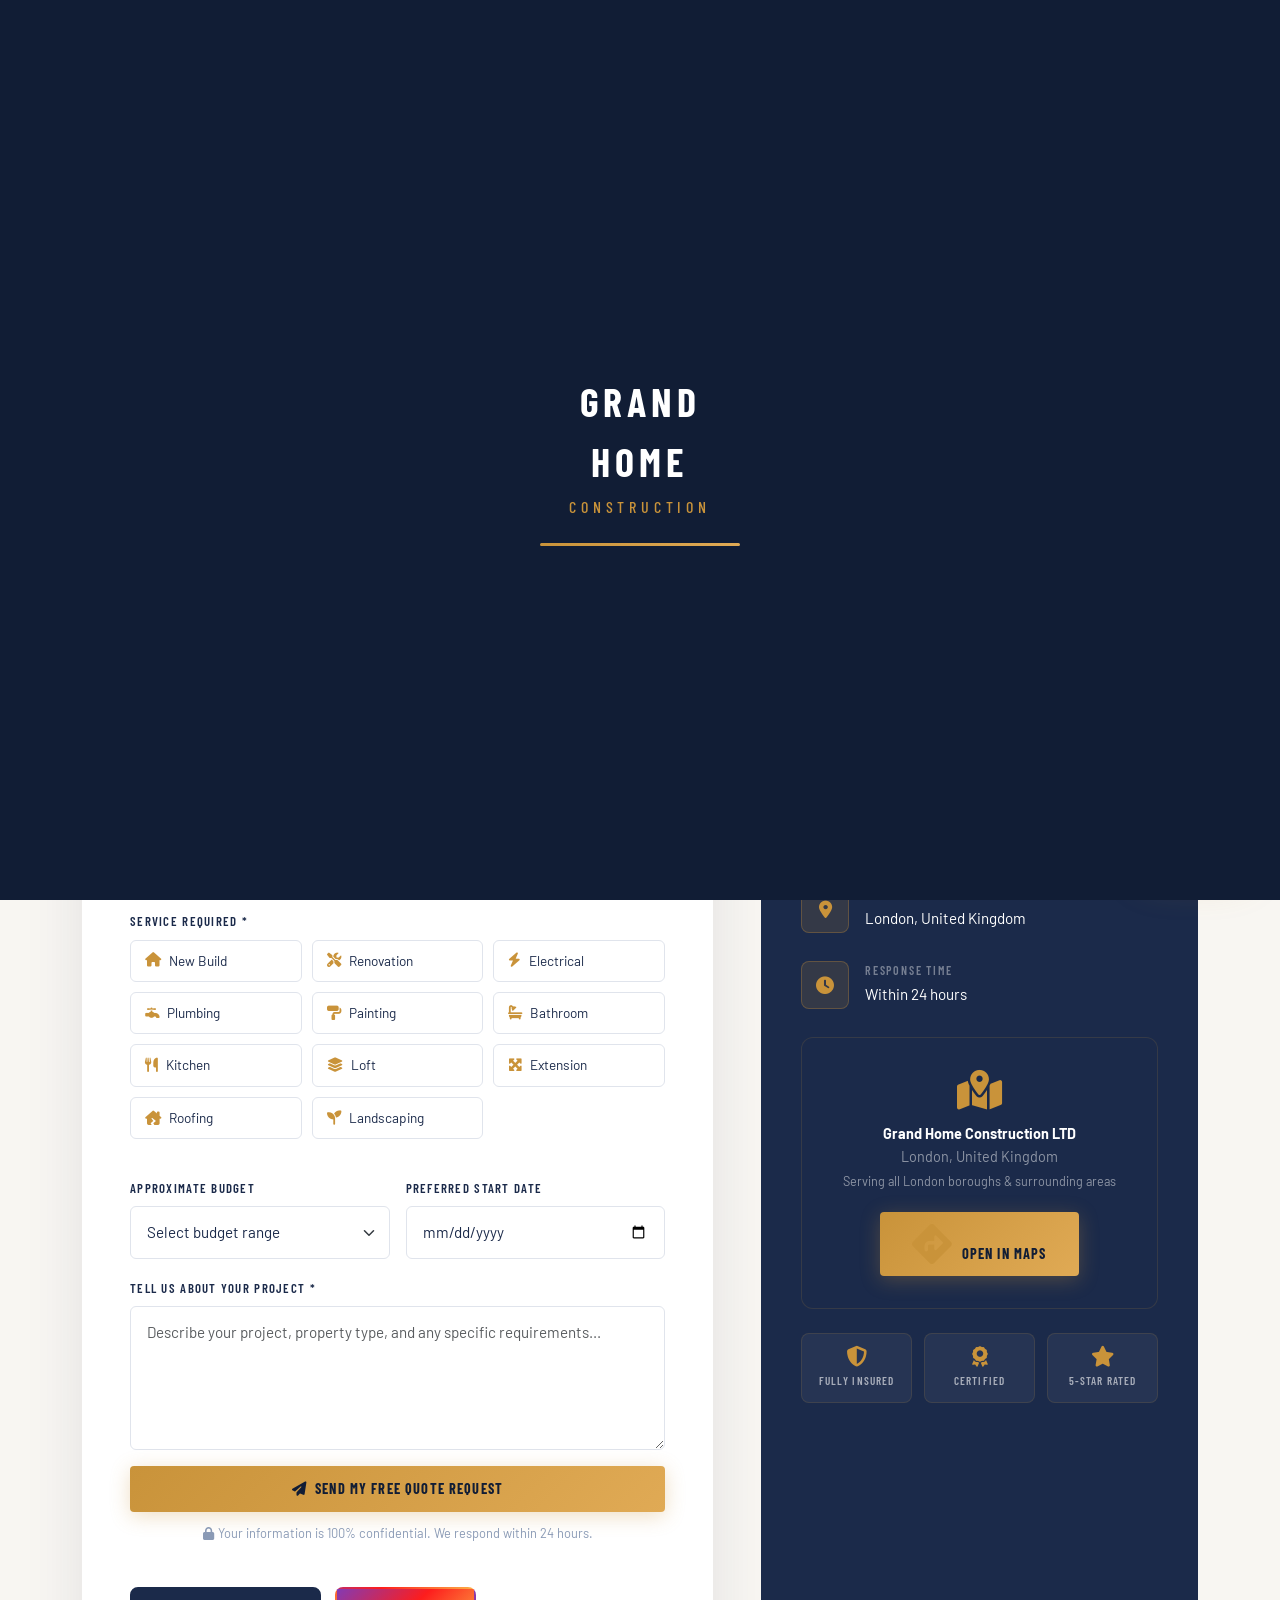
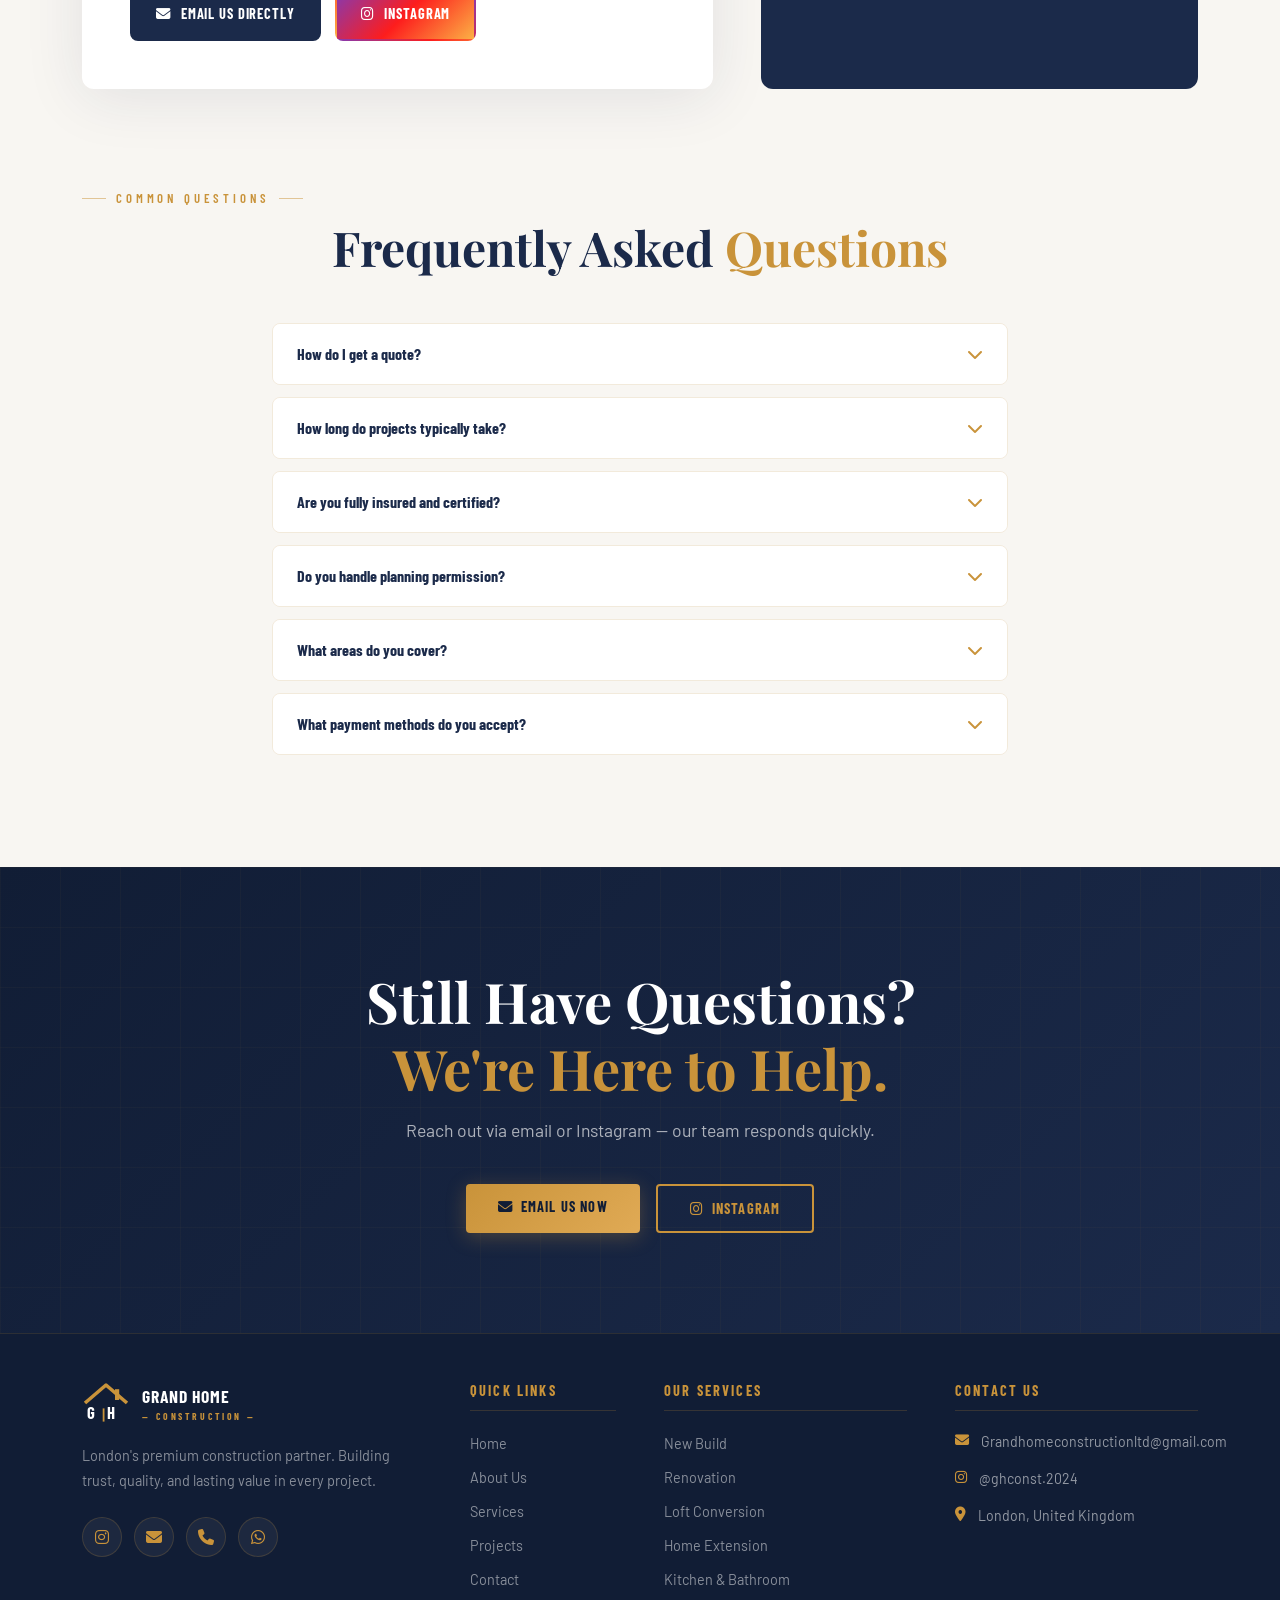
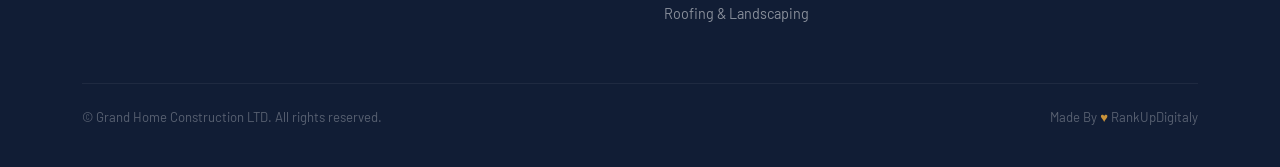
<file: contact.html>
<!DOCTYPE html>
<html lang="en">
<head>
  <meta charset="UTF-8"/>
  <meta name="viewport" content="width=device-width, initial-scale=1.0"/>
  <title>Contact Us | Grand Home Construction LTD</title>
  <meta name="description" content="Get in touch with Grand Home Construction LTD for a free quote on any construction project in London. Email us or follow on Instagram."/>
  <link href="https://cdn.jsdelivr.net/npm/bootstrap@5.3.3/dist/css/bootstrap.min.css" rel="stylesheet"/>
  <link href="https://cdnjs.cloudflare.com/ajax/libs/font-awesome/6.5.1/css/all.min.css" rel="stylesheet"/>
  <link href="https://unpkg.com/aos@2.3.4/dist/aos.css" rel="stylesheet"/>
  <link href="https://fonts.googleapis.com/css2?family=Playfair+Display:wght@400;600;700;900&family=Barlow:wght@300;400;500;600;700&family=Barlow+Condensed:wght@500;600;700&display=swap" rel="stylesheet"/>
  <link rel="stylesheet" href="css/style.css"/>
  <style>
    .contact-page-wrap { background: var(--off-white); }
    .service-select-grid {
      display: grid;
      grid-template-columns: repeat(auto-fill, minmax(140px, 1fr));
      gap: 10px; margin-bottom: 20px;
    }
    .service-checkbox { display: none; }
    .service-checkbox-label {
      display: flex; align-items: center; gap: 8px;
      padding: 10px 14px;
      border: 1.5px solid #e0e4ec;
      border-radius: 6px;
      cursor: pointer;
      font-family: 'Barlow', sans-serif;
      font-size: 0.85rem; color: var(--navy);
      transition: all 0.3s ease;
      user-select: none;
    }
    .service-checkbox-label i { color: var(--gold); font-size: 0.9rem; }
    .service-checkbox:checked + .service-checkbox-label {
      border-color: var(--gold);
      background: rgba(201,147,58,0.06);
      color: var(--navy);
      font-weight: 600;
    }
    .map-embed {
      border-radius: 12px;
      overflow: hidden;
      margin-top: 24px;
      border: 1px solid rgba(201,147,58,0.15);
      background: var(--navy);
      min-height: 260px;
      display: flex; align-items: center; justify-content: center;
      flex-direction: column; gap: 12px; color: rgba(255,255,255,0.5);
      text-align: center; padding: 32px;
    }
    .map-embed i { font-size: 2.5rem; color: var(--gold); }
    .map-embed p { font-size: 0.9rem; margin: 0; line-height: 1.6; }
    .contact-social-row {
      display: flex; gap: 14px; flex-wrap: wrap; margin-top: 28px;
    }
    .contact-social-btn {
      display: inline-flex; align-items: center; gap: 10px;
      padding: 14px 24px;
      border-radius: 8px;
      font-family: 'Barlow Condensed', sans-serif;
      font-weight: 700; font-size: 0.9rem;
      letter-spacing: 0.06em; text-transform: uppercase;
      transition: all 0.3s ease;
      text-decoration: none;
    }
    .csb-email {
      background: var(--navy);
      color: var(--white);
      border: 2px solid var(--navy);
    }
    .csb-email:hover {
      background: transparent; color: var(--navy);
      transform: translateY(-3px);
    }
    .csb-insta {
      background: linear-gradient(135deg, #833ab4, #fd1d1d, #fcb045);
      color: var(--white);
      border: 2px solid transparent;
    }
    .csb-insta:hover {
      opacity: 0.9;
      transform: translateY(-3px);
      color: var(--white);
    }
    .faq-item {
      border: 1px solid rgba(201,147,58,0.12);
      border-radius: 8px; margin-bottom: 12px;
      overflow: hidden;
    }
    .faq-q {
      padding: 18px 24px;
      display: flex; justify-content: space-between; align-items: center;
      cursor: pointer;
      font-family: 'Barlow Condensed', sans-serif;
      font-weight: 700; font-size: 1rem;
      color: var(--navy);
      background: var(--white);
      transition: all 0.3s ease;
      user-select: none;
    }
    .faq-q:hover { background: rgba(201,147,58,0.04); }
    .faq-q i { color: var(--gold); transition: transform 0.3s ease; }
    .faq-q.open i { transform: rotate(180deg); }
    .faq-a {
      display: none;
      padding: 0 24px 18px;
      font-size: 0.9rem; color: #667; line-height: 1.7;
      background: var(--white);
    }
    .faq-a.show { display: block; }
  </style>
</head>
<body class="contact-page-wrap">

<div id="loader">
  <div class="loader-inner">
    <div class="loader-brand">
      <span class="l-grand">GRAND</span><span class="l-home">HOME</span>
      <span class="l-const">CONSTRUCTION</span>
    </div>
    <div class="loader-bar"><div class="loader-fill"></div></div>
  </div>
</div>

<nav class="navbar navbar-expand-lg fixed-top" id="mainNav">
  <div class="container-fluid px-4">
    <a class="navbar-brand" href="index.html">
      <div class="nav-logo-wrap">
        <div class="nav-logo-icon">
          <svg viewBox="0 0 80 70" fill="none" xmlns="http://www.w3.org/2000/svg" width="56">
            <polyline points="5,35 40,5 75,35" stroke="#C9933A" stroke-width="6" fill="none" stroke-linejoin="round"/>
            <rect x="55" y="12" width="7" height="18" fill="#C9933A"/>
            <rect x="22" y="15" width="6" height="6" fill="#C9933A" opacity="0.7"/>
            <text x="8" y="62" font-family="Barlow Condensed,sans-serif" font-weight="700" font-size="28" fill="#1B2A4A">G</text>
            <text x="42" y="62" font-family="Barlow Condensed,sans-serif" font-weight="700" font-size="28" fill="#1B2A4A">H</text>
            <line x1="36" y1="44" x2="36" y2="66" stroke="#C9933A" stroke-width="3"/>
          </svg>
        </div>
        <div class="nav-logo-text">
          <span class="nlt-grand">GRAND HOME</span>
          <span class="nlt-const">— CONSTRUCTION —</span>
        </div>
      </div>
    </a>
    <button class="navbar-toggler" type="button" data-bs-toggle="collapse" data-bs-target="#navMenu">
      <span class="tog-line"></span><span class="tog-line"></span><span class="tog-line"></span>
    </button>
    <div class="collapse navbar-collapse" id="navMenu">
      <ul class="navbar-nav ms-auto align-items-lg-center gap-lg-1">
        <li class="nav-item"><a class="nav-link" href="index.html">Home</a></li>
        <li class="nav-item"><a class="nav-link" href="about.html">About</a></li>
        <li class="nav-item"><a class="nav-link" href="services.html">Services</a></li>
        <li class="nav-item"><a class="nav-link" href="projects.html">Projects</a></li>
        <li class="nav-item"><a class="nav-link" href="contact.html">Contact</a></li>
        <li class="nav-item ms-lg-3"><a class="btn btn-gold" href="contact.html">Get Free Quote</a></li>
      </ul>
    </div>
  </div>
</nav>

<!-- PAGE HERO -->
<section class="page-hero">
  <div class="container">
    <div class="page-hero-content" data-aos="fade-up">
      <div class="page-hero-label">Get In Touch</div>
      <h1 class="page-hero-title">Contact <span class="text-gold">Us</span></h1>
      <div class="breadcrumb-bar">
        <a href="index.html">Home</a><span>/</span><span class="bc-current">Contact</span>
      </div>
    </div>
  </div>
</section>

<!-- CONTACT SECTION -->
<section class="section-pad">
  <div class="container">
    <div class="row g-5">

      <!-- FORM -->
      <div class="col-lg-7" data-aos="fade-right">
        <div class="contact-form-wrap">
          <div class="section-label" style="justify-content:flex-start;">Send Us a Message</div>
          <h2 class="section-title mb-4">Get Your <span class="text-gold">Free Quote</span></h2>

          <form id="contactForm" novalidate>
            <div class="row g-3">
              <div class="col-sm-6">
                <label class="form-label">First Name *</label>
                <input type="text" class="form-control" placeholder="John" required/>
              </div>
              <div class="col-sm-6">
                <label class="form-label">Last Name *</label>
                <input type="text" class="form-control" placeholder="Smith" required/>
              </div>
              <div class="col-sm-6">
                <label class="form-label">Email Address *</label>
                <input type="email" class="form-control" placeholder="john@example.com" required/>
              </div>
              <div class="col-sm-6">
                <label class="form-label">Phone Number</label>
                <input type="tel" class="form-control" placeholder="+44 7xxx xxxxxx"/>
              </div>
              <div class="col-12">
                <label class="form-label">Service Required *</label>
                <div class="service-select-grid">
                  <div>
                    <input type="checkbox" class="service-checkbox" id="s1" name="service" value="New Build"/>
                    <label class="service-checkbox-label" for="s1"><i class="fas fa-home"></i> New Build</label>
                  </div>
                  <div>
                    <input type="checkbox" class="service-checkbox" id="s2" name="service" value="Renovation"/>
                    <label class="service-checkbox-label" for="s2"><i class="fas fa-tools"></i> Renovation</label>
                  </div>
                  <div>
                    <input type="checkbox" class="service-checkbox" id="s3" name="service" value="Electrical"/>
                    <label class="service-checkbox-label" for="s3"><i class="fas fa-bolt"></i> Electrical</label>
                  </div>
                  <div>
                    <input type="checkbox" class="service-checkbox" id="s4" name="service" value="Plumbing"/>
                    <label class="service-checkbox-label" for="s4"><i class="fas fa-faucet"></i> Plumbing</label>
                  </div>
                  <div>
                    <input type="checkbox" class="service-checkbox" id="s5" name="service" value="Painting"/>
                    <label class="service-checkbox-label" for="s5"><i class="fas fa-paint-roller"></i> Painting</label>
                  </div>
                  <div>
                    <input type="checkbox" class="service-checkbox" id="s6" name="service" value="Bathroom"/>
                    <label class="service-checkbox-label" for="s6"><i class="fas fa-bath"></i> Bathroom</label>
                  </div>
                  <div>
                    <input type="checkbox" class="service-checkbox" id="s7" name="service" value="Kitchen"/>
                    <label class="service-checkbox-label" for="s7"><i class="fas fa-utensils"></i> Kitchen</label>
                  </div>
                  <div>
                    <input type="checkbox" class="service-checkbox" id="s8" name="service" value="Loft Conversion"/>
                    <label class="service-checkbox-label" for="s8"><i class="fas fa-layer-group"></i> Loft</label>
                  </div>
                  <div>
                    <input type="checkbox" class="service-checkbox" id="s9" name="service" value="Extension"/>
                    <label class="service-checkbox-label" for="s9"><i class="fas fa-expand-arrows-alt"></i> Extension</label>
                  </div>
                  <div>
                    <input type="checkbox" class="service-checkbox" id="s10" name="service" value="Roofing"/>
                    <label class="service-checkbox-label" for="s10"><i class="fas fa-house-damage"></i> Roofing</label>
                  </div>
                  <div>
                    <input type="checkbox" class="service-checkbox" id="s11" name="service" value="Landscaping"/>
                    <label class="service-checkbox-label" for="s11"><i class="fas fa-seedling"></i> Landscaping</label>
                  </div>
                </div>
              </div>
              <div class="col-sm-6">
                <label class="form-label">Approximate Budget</label>
                <select class="form-select">
                  <option value="">Select budget range</option>
                  <option>Under £5,000</option>
                  <option>£5,000 – £15,000</option>
                  <option>£15,000 – £30,000</option>
                  <option>£30,000 – £60,000</option>
                  <option>£60,000 – £100,000</option>
                  <option>£100,000+</option>
                </select>
              </div>
              <div class="col-sm-6">
                <label class="form-label">Preferred Start Date</label>
                <input type="date" class="form-control"/>
              </div>
              <div class="col-12">
                <label class="form-label">Tell Us About Your Project *</label>
                <textarea class="form-control" rows="5" placeholder="Describe your project, property type, and any specific requirements..." required></textarea>
              </div>
              <div class="col-12">
                <button type="submit" class="btn btn-gold btn-lg w-100">
                  <i class="fas fa-paper-plane me-2"></i>Send My Free Quote Request
                </button>
                <p style="font-size:0.8rem;color:#8a9ab5;text-align:center;margin-top:12px;">
                  <i class="fas fa-lock me-1"></i>Your information is 100% confidential. We respond within 24 hours.
                </p>
              </div>
            </div>
          </form>

          <!-- Quick contact buttons -->
          <div class="contact-social-row">
            <a href="mailto:Grandhomeconstructionltd@gmail.com" class="contact-social-btn csb-email">
              <i class="fas fa-envelope"></i> Email Us Directly
            </a>
            <a href="https://www.instagram.com/ghconst.2024" target="_blank" class="contact-social-btn csb-insta">
              <i class="fab fa-instagram"></i> Instagram
            </a>
          </div>
        </div>
      </div>

      <!-- CONTACT INFO -->
      <div class="col-lg-5" data-aos="fade-left">
        <div class="contact-info-card">

          <!-- Logo 3 — icon only, displayed prominently on contact card -->
          <div style="text-align:center;margin-bottom:28px;">
            <svg viewBox="0 0 80 70" fill="none" xmlns="http://www.w3.org/2000/svg" width="72">
              <polyline points="5,35 40,5 75,35" stroke="#C9933A" stroke-width="6" fill="none" stroke-linejoin="round"/>
              <rect x="55" y="12" width="7" height="18" fill="#C9933A"/>
              <rect x="22" y="15" width="6" height="6" fill="#C9933A" opacity="0.7"/>
              <text x="8" y="62" font-family="Barlow Condensed,sans-serif" font-weight="700" font-size="28" fill="white">G</text>
              <text x="42" y="62" font-family="Barlow Condensed,sans-serif" font-weight="700" font-size="28" fill="white">H</text>
              <line x1="36" y1="44" x2="36" y2="66" stroke="#C9933A" stroke-width="3"/>
            </svg>
            <div style="font-family:'Barlow Condensed',sans-serif;font-weight:700;font-size:1.2rem;color:white;letter-spacing:0.06em;margin-top:8px;">GRAND HOME</div>
            <div style="font-family:'Barlow Condensed',sans-serif;font-size:0.65rem;color:#C9933A;letter-spacing:0.3em;">— CONSTRUCTION LTD —</div>
          </div>

          <div class="cic-item">
            <div class="cic-icon"><i class="fas fa-envelope"></i></div>
            <div>
              <div class="cic-label">Email Us</div>
              <div class="cic-val">
                <a href="mailto:Grandhomeconstructionltd@gmail.com">Grandhomeconstructionltd@gmail.com</a>
              </div>
            </div>
          </div>

          <div class="cic-item">
            <div class="cic-icon"><i class="fab fa-instagram"></i></div>
            <div>
              <div class="cic-label">Instagram</div>
              <div class="cic-val">
                <a href="https://www.instagram.com/ghconst.2024" target="_blank">@ghconst.2024</a>
              </div>
            </div>
          </div>

          <div class="cic-item">
            <div class="cic-icon"><i class="fas fa-map-marker-alt"></i></div>
            <div>
              <div class="cic-label">Location</div>
              <div class="cic-val">London, United Kingdom</div>
            </div>
          </div>

          <div class="cic-item">
            <div class="cic-icon"><i class="fas fa-clock"></i></div>
            <div>
              <div class="cic-label">Response Time</div>
              <div class="cic-val">Within 24 hours</div>
            </div>
          </div>

          <!-- Map placeholder -->
          <div class="map-embed">
            <i class="fas fa-map-marked-alt"></i>
            <p><strong style="color:white;">Grand Home Construction LTD</strong><br/>
            London, United Kingdom<br/>
            <small>Serving all London boroughs &amp; surrounding areas</small></p>
            <a href="https://maps.google.com/?q=London,UK" target="_blank" class="btn btn-gold btn-sm mt-2">
              <i class="fas fa-directions me-1"></i> Open in Maps
            </a>
          </div>

          <!-- Trust badges -->
          <div style="display:flex;gap:12px;flex-wrap:wrap;margin-top:24px;">
            <div style="text-align:center;padding:12px;background:rgba(255,255,255,0.05);border-radius:8px;border:1px solid rgba(201,147,58,0.15);flex:1;">
              <i class="fas fa-shield-alt" style="color:#C9933A;font-size:1.3rem;display:block;margin-bottom:6px;"></i>
              <div style="font-family:'Barlow Condensed',sans-serif;font-size:0.7rem;font-weight:600;color:rgba(255,255,255,0.6);letter-spacing:0.1em;text-transform:uppercase;">Fully Insured</div>
            </div>
            <div style="text-align:center;padding:12px;background:rgba(255,255,255,0.05);border-radius:8px;border:1px solid rgba(201,147,58,0.15);flex:1;">
              <i class="fas fa-award" style="color:#C9933A;font-size:1.3rem;display:block;margin-bottom:6px;"></i>
              <div style="font-family:'Barlow Condensed',sans-serif;font-size:0.7rem;font-weight:600;color:rgba(255,255,255,0.6);letter-spacing:0.1em;text-transform:uppercase;">Certified</div>
            </div>
            <div style="text-align:center;padding:12px;background:rgba(255,255,255,0.05);border-radius:8px;border:1px solid rgba(201,147,58,0.15);flex:1;">
              <i class="fas fa-star" style="color:#C9933A;font-size:1.3rem;display:block;margin-bottom:6px;"></i>
              <div style="font-family:'Barlow Condensed',sans-serif;font-size:0.7rem;font-weight:600;color:rgba(255,255,255,0.6);letter-spacing:0.1em;text-transform:uppercase;">5-Star Rated</div>
            </div>
          </div>
        </div>
      </div>
    </div>
  </div>
</section>

<!-- FAQ -->
<section class="section-pad" style="background:var(--off-white);padding-top:0;">
  <div class="container">
    <div class="text-center mb-5" data-aos="fade-up">
      <div class="section-label">Common Questions</div>
      <h2 class="section-title">Frequently Asked <span class="text-gold">Questions</span></h2>
    </div>
    <div class="row justify-content-center">
      <div class="col-lg-8">

        <div class="faq-item" data-aos="fade-up" data-aos-delay="0">
          <div class="faq-q" onclick="toggleFaq(this)">
            How do I get a quote? <i class="fas fa-chevron-down"></i>
          </div>
          <div class="faq-a">Simply fill in the contact form above or email us directly at Grandhomeconstructionltd@gmail.com. We'll get back to you within 24 hours to arrange a free, no-obligation site visit and consultation.</div>
        </div>

        <div class="faq-item" data-aos="fade-up" data-aos-delay="50">
          <div class="faq-q" onclick="toggleFaq(this)">
            How long do projects typically take? <i class="fas fa-chevron-down"></i>
          </div>
          <div class="faq-a">Project timelines vary depending on scope. A bathroom renovation typically takes 1–2 weeks, a kitchen 2–3 weeks, a loft conversion 6–10 weeks, and a new build 6–12 months. We provide a detailed schedule in your quote.</div>
        </div>

        <div class="faq-item" data-aos="fade-up" data-aos-delay="100">
          <div class="faq-q" onclick="toggleFaq(this)">
            Are you fully insured and certified? <i class="fas fa-chevron-down"></i>
          </div>
          <div class="faq-a">Yes, absolutely. Grand Home Construction LTD is fully insured with comprehensive public liability coverage. All our electricians and gas engineers hold the relevant professional certifications required by UK law.</div>
        </div>

        <div class="faq-item" data-aos="fade-up" data-aos-delay="150">
          <div class="faq-q" onclick="toggleFaq(this)">
            Do you handle planning permission? <i class="fas fa-chevron-down"></i>
          </div>
          <div class="faq-a">Yes. For projects that require planning permission — such as extensions, loft conversions, and new builds — we manage the full planning application process on your behalf, liaising with the local authority throughout.</div>
        </div>

        <div class="faq-item" data-aos="fade-up" data-aos-delay="200">
          <div class="faq-q" onclick="toggleFaq(this)">
            What areas do you cover? <i class="fas fa-chevron-down"></i>
          </div>
          <div class="faq-a">We are based in London and serve all London boroughs as well as surrounding areas including Essex, Surrey, Hertfordshire, and Kent. Contact us to confirm coverage for your specific location.</div>
        </div>

        <div class="faq-item" data-aos="fade-up" data-aos-delay="250">
          <div class="faq-q" onclick="toggleFaq(this)">
            What payment methods do you accept? <i class="fas fa-chevron-down"></i>
          </div>
          <div class="faq-a">We accept bank transfer, credit/debit card, and staged payment plans for larger projects. We never ask for full payment upfront — a typical structure is a deposit to commence, with staged payments throughout, and final balance on completion.</div>
        </div>

      </div>
    </div>
  </div>
</section>

<!-- CTA Banner -->
<section class="cta-banner section-pad">
  <div class="container text-center">
    <div class="cta-inner" data-aos="zoom-in">
      <h2 class="cta-title">Still Have Questions?<br/><span class="text-gold">We're Here to Help.</span></h2>
      <p class="cta-sub">Reach out via email or Instagram — our team responds quickly.</p>
      <div class="cta-actions">
        <a href="mailto:Grandhomeconstructionltd@gmail.com" class="btn btn-gold btn-lg">
          <i class="fas fa-envelope me-2"></i>Email Us Now
        </a>
        <a href="https://www.instagram.com/ghconst.2024" target="_blank" class="btn btn-outline-gold btn-lg">
          <i class="fab fa-instagram me-2"></i>Instagram
        </a>
      </div>
    </div>
  </div>
</section>

<!-- FOOTER -->
<footer class="site-footer">
  <div class="container">
    <div class="row g-5 py-5">
      <div class="col-lg-4">
        <div class="footer-logo">
          <svg viewBox="0 0 80 70" fill="none" xmlns="http://www.w3.org/2000/svg" width="48">
            <polyline points="5,35 40,5 75,35" stroke="#C9933A" stroke-width="6" fill="none" stroke-linejoin="round"/>
            <rect x="55" y="12" width="7" height="18" fill="#C9933A"/>
            <text x="8" y="62" font-family="Barlow Condensed,sans-serif" font-weight="700" font-size="28" fill="white">G</text>
            <text x="42" y="62" font-family="Barlow Condensed,sans-serif" font-weight="700" font-size="28" fill="white">H</text>
            <line x1="36" y1="44" x2="36" y2="66" stroke="#C9933A" stroke-width="3"/>
          </svg>
          <div class="footer-logo-text">
            <span>GRAND HOME</span><span class="text-gold">— CONSTRUCTION —</span>
          </div>
        </div>
        <p class="footer-desc">London's premium construction partner. Building trust, quality, and lasting value in every project.</p>
          <div class="social-links">
          <!-- Instagram Button -->
<a href="https://www.instagram.com/ghconst.2024" target="_blank" class="social-btn">
  <i class="fab fa-instagram"></i>
</a>

<!-- Email Button -->
<a href="mailto:Grandhomeconstructionltd@gmail.com" class="social-btn">
  <i class="fas fa-envelope"></i>
</a>

<!-- Call Button -->
<a href="tel:+447405086133" class="social-btn">
  <i class="fas fa-phone"></i>
</a>

<!-- WhatsApp Button -->
<a href="https://wa.me/447405086133" target="_blank" class="social-btn">
  <i class="fab fa-whatsapp"></i>
</a>
        </div>
      </div>
      <div class="col-6 col-lg-2">
        <h5 class="footer-heading">Quick Links</h5>
        <ul class="footer-links">
          <li><a href="index.html">Home</a></li>
          <li><a href="about.html">About Us</a></li>
          <li><a href="services.html">Services</a></li>
          <li><a href="projects.html">Projects</a></li>
          <li><a href="contact.html">Contact</a></li>
        </ul>
      </div>
      <div class="col-6 col-lg-3">
        <h5 class="footer-heading">Our Services</h5>
        <ul class="footer-links">
          <li><a href="services.html">New Build</a></li>
          <li><a href="services.html">Renovation</a></li>
          <li><a href="services.html">Loft Conversion</a></li>
          <li><a href="services.html">Home Extension</a></li>
          <li><a href="services.html">Kitchen &amp; Bathroom</a></li>
          <li><a href="services.html">Roofing &amp; Landscaping</a></li>
        </ul>
      </div>
      <div class="col-lg-3">
        <h5 class="footer-heading">Contact Us</h5>
        <div class="footer-contact">
          <div class="fc-item"><i class="fas fa-envelope text-gold"></i><a href="mailto:Grandhomeconstructionltd@gmail.com">Grandhomeconstructionltd@gmail.com</a></div>
          <div class="fc-item"><i class="fab fa-instagram text-gold"></i><a href="https://www.instagram.com/ghconst.2024" target="_blank">@ghconst.2024</a></div>
          <div class="fc-item"><i class="fas fa-map-marker-alt text-gold"></i><span>London, United Kingdom</span></div>
        </div>
      </div>
    </div>
    <div class="footer-bottom">
      <p>&copy;  Grand Home Construction LTD. All rights reserved.</p>
      <p>Made By <span class="text-gold">♥</span> RankUpDigitaly</p>
    </div>
  </div>
</footer>

<div class="floating-cta">
  <a href="mailto:Grandhomeconstructionltd@gmail.com" class="float-btn">
    <i class="fas fa-envelope"></i><span>Email Us</span>
  </a>
</div>

<script src="https://cdn.jsdelivr.net/npm/bootstrap@5.3.3/dist/js/bootstrap.bundle.min.js"></script>
<script src="https://unpkg.com/aos@2.3.4/dist/aos.js"></script>
<script src="https://cdnjs.cloudflare.com/ajax/libs/gsap/3.12.5/gsap.min.js"></script>
<script src="js/main.js"></script>
<script>
function toggleFaq(el) {
  const answer = el.nextElementSibling;
  const isOpen = answer.classList.contains('show');
  document.querySelectorAll('.faq-a').forEach(a => a.classList.remove('show'));
  document.querySelectorAll('.faq-q').forEach(q => q.classList.remove('open'));
  if (!isOpen) {
    answer.classList.add('show');
    el.classList.add('open');
  }
}
</script>









<div class="side-action-bar" id="sideActionBar">
 
  <!-- Call -->
  <a href="tel:+44XXXXXXXXXX" class="sab-btn sab-btn--call" aria-label="Call Us">
    <span class="sab-icon"><i class="fas fa-phone"></i></span>
    <span class="sab-label">Call Us</span>
  </a>
 
  <!-- WhatsApp -->
  <a href="https://wa.me/44XXXXXXXXXX" target="_blank" rel="noopener noreferrer"
     class="sab-btn sab-btn--whatsapp" aria-label="WhatsApp">
    <span class="sab-icon"><i class="fab fa-whatsapp"></i></span>
    <span class="sab-label">WhatsApp</span>
  </a>
 
  <!-- Instagram -->
  <a href="https://www.instagram.com/ghconst.2024" target="_blank" rel="noopener noreferrer"
     class="sab-btn sab-btn--insta" aria-label="Instagram">
    <span class="sab-icon"><i class="fab fa-instagram"></i></span>
    <span class="sab-label">Instagram</span>
  </a>
 
  <!-- Divider -->
  <div class="sab-divider" aria-hidden="true"></div>
 
  <!-- Scroll to Top -->
  <button class="sab-btn sab-btn--top" id="sabTopBtn" aria-label="Back to Top">
    <span class="sab-icon"><i class="fas fa-chevron-up"></i></span>
    <span class="sab-label">Top</span>
  </button>
 
</div>
<script>(function () {
  const sabTopBtn = document.getElementById('sabTopBtn');
  if (!sabTopBtn) return;
 
  /* Show / hide scroll-to-top button */
  const handleScroll = () => {
    if (window.scrollY > 400) {
      sabTopBtn.classList.add('visible');
    } else {
      sabTopBtn.classList.remove('visible');
    }
  };
 
  window.addEventListener('scroll', handleScroll, { passive: true });
 
  /* Smooth scroll to top on click */
  sabTopBtn.addEventListener('click', () => {
    window.scrollTo({ top: 0, behavior: 'smooth' });
  });
})();
 </script>
</body>
</html>
</file>
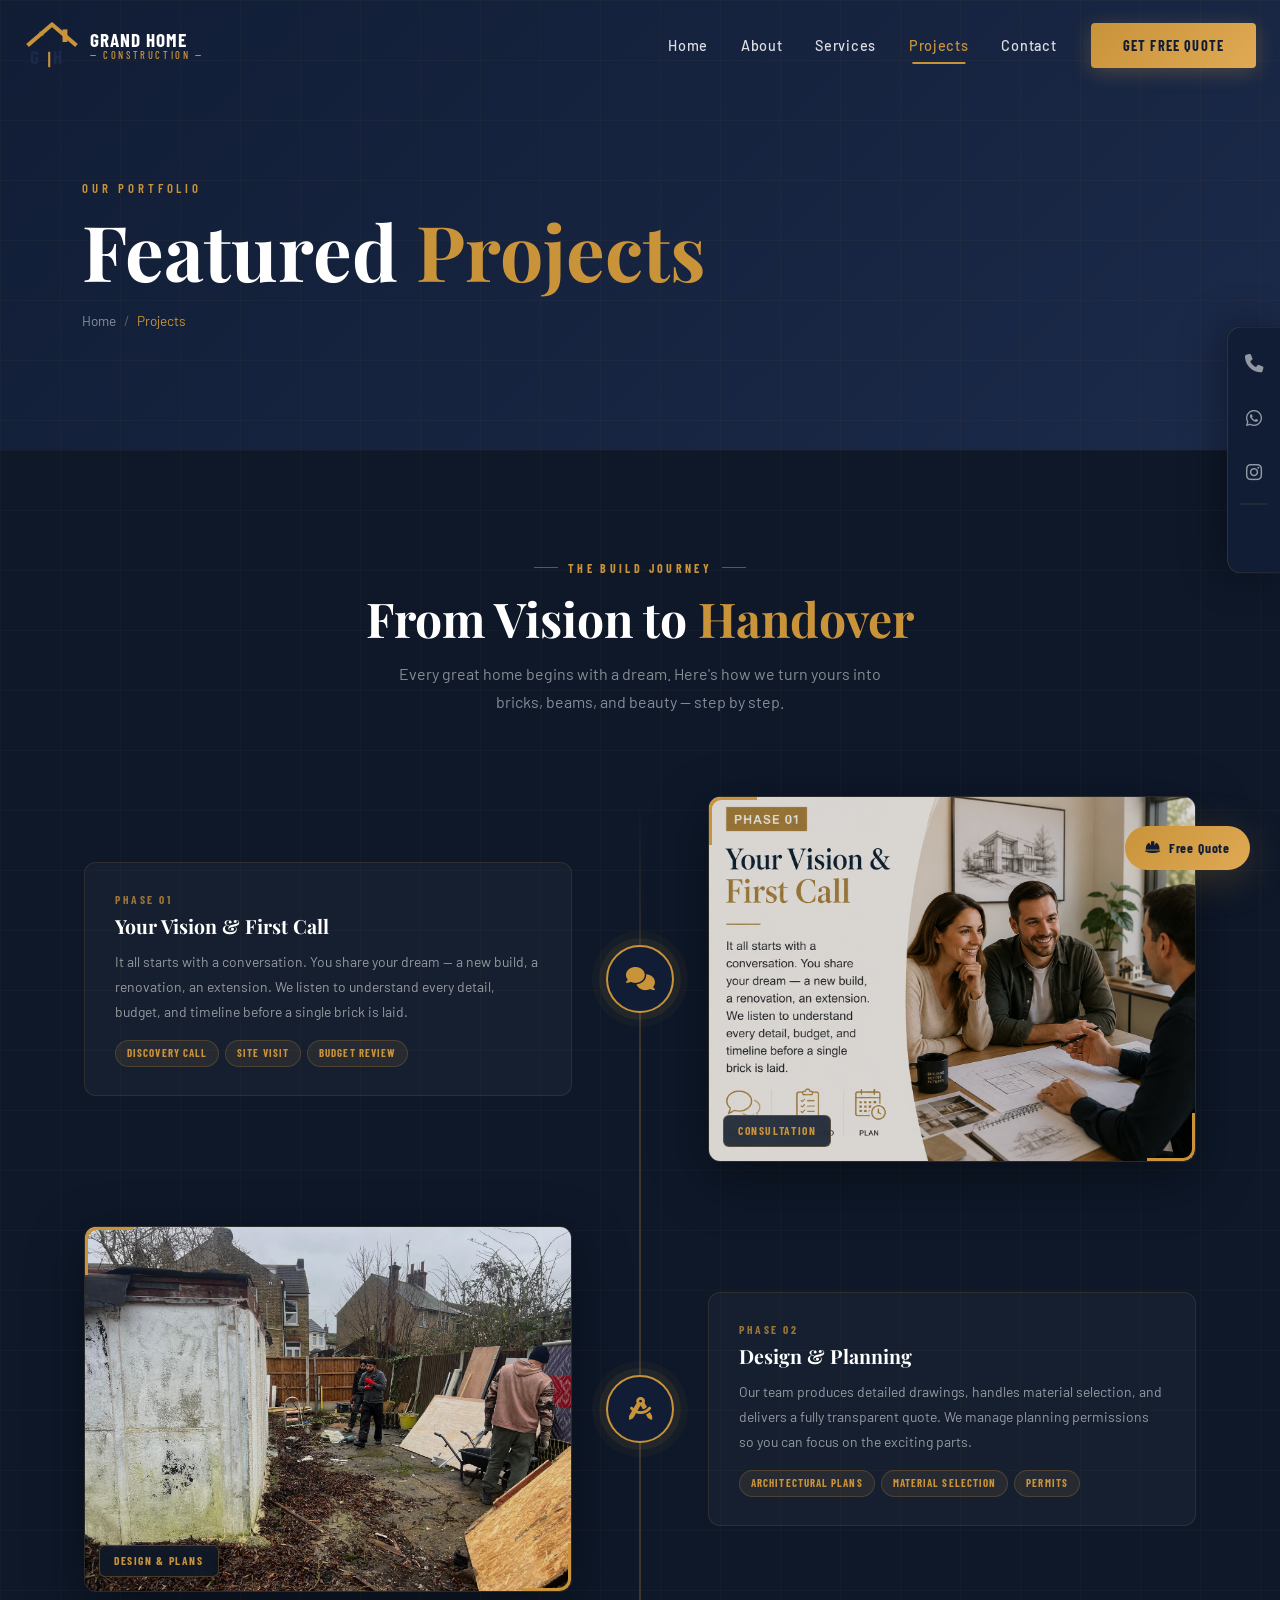
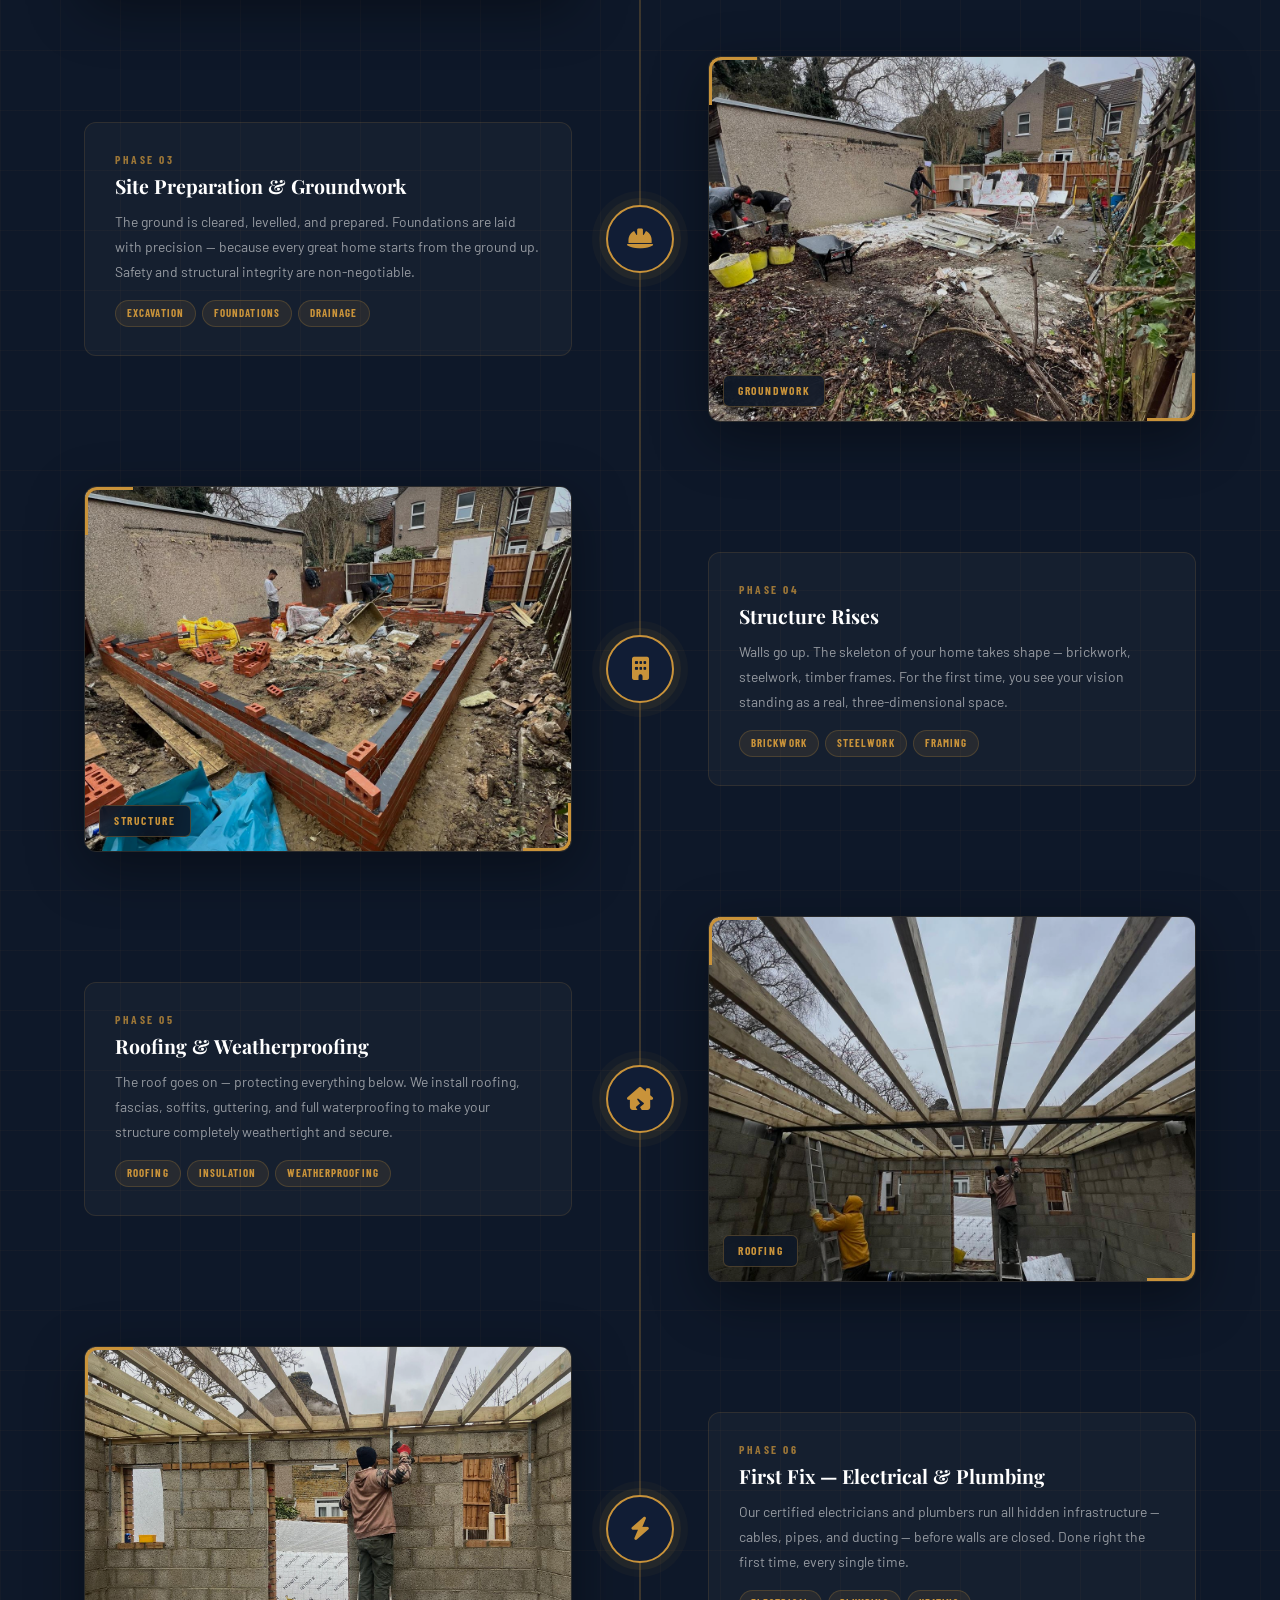
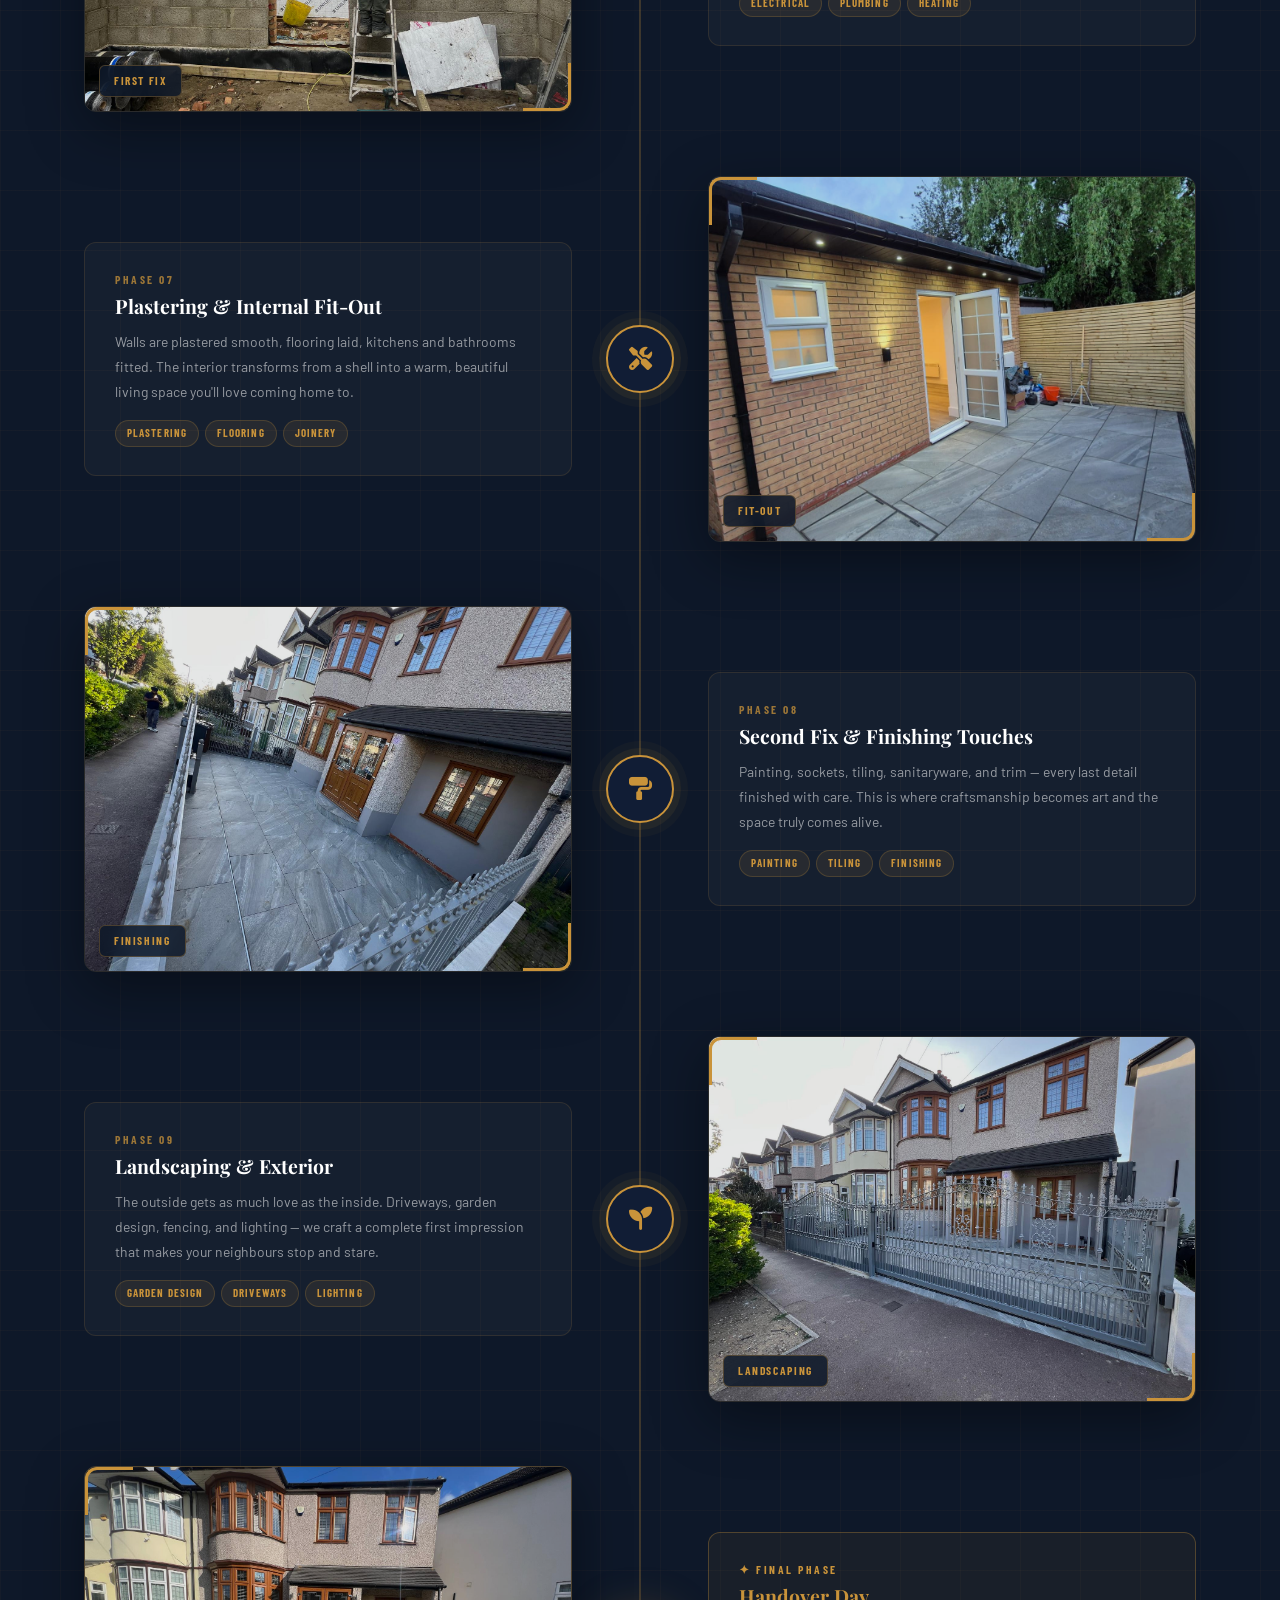
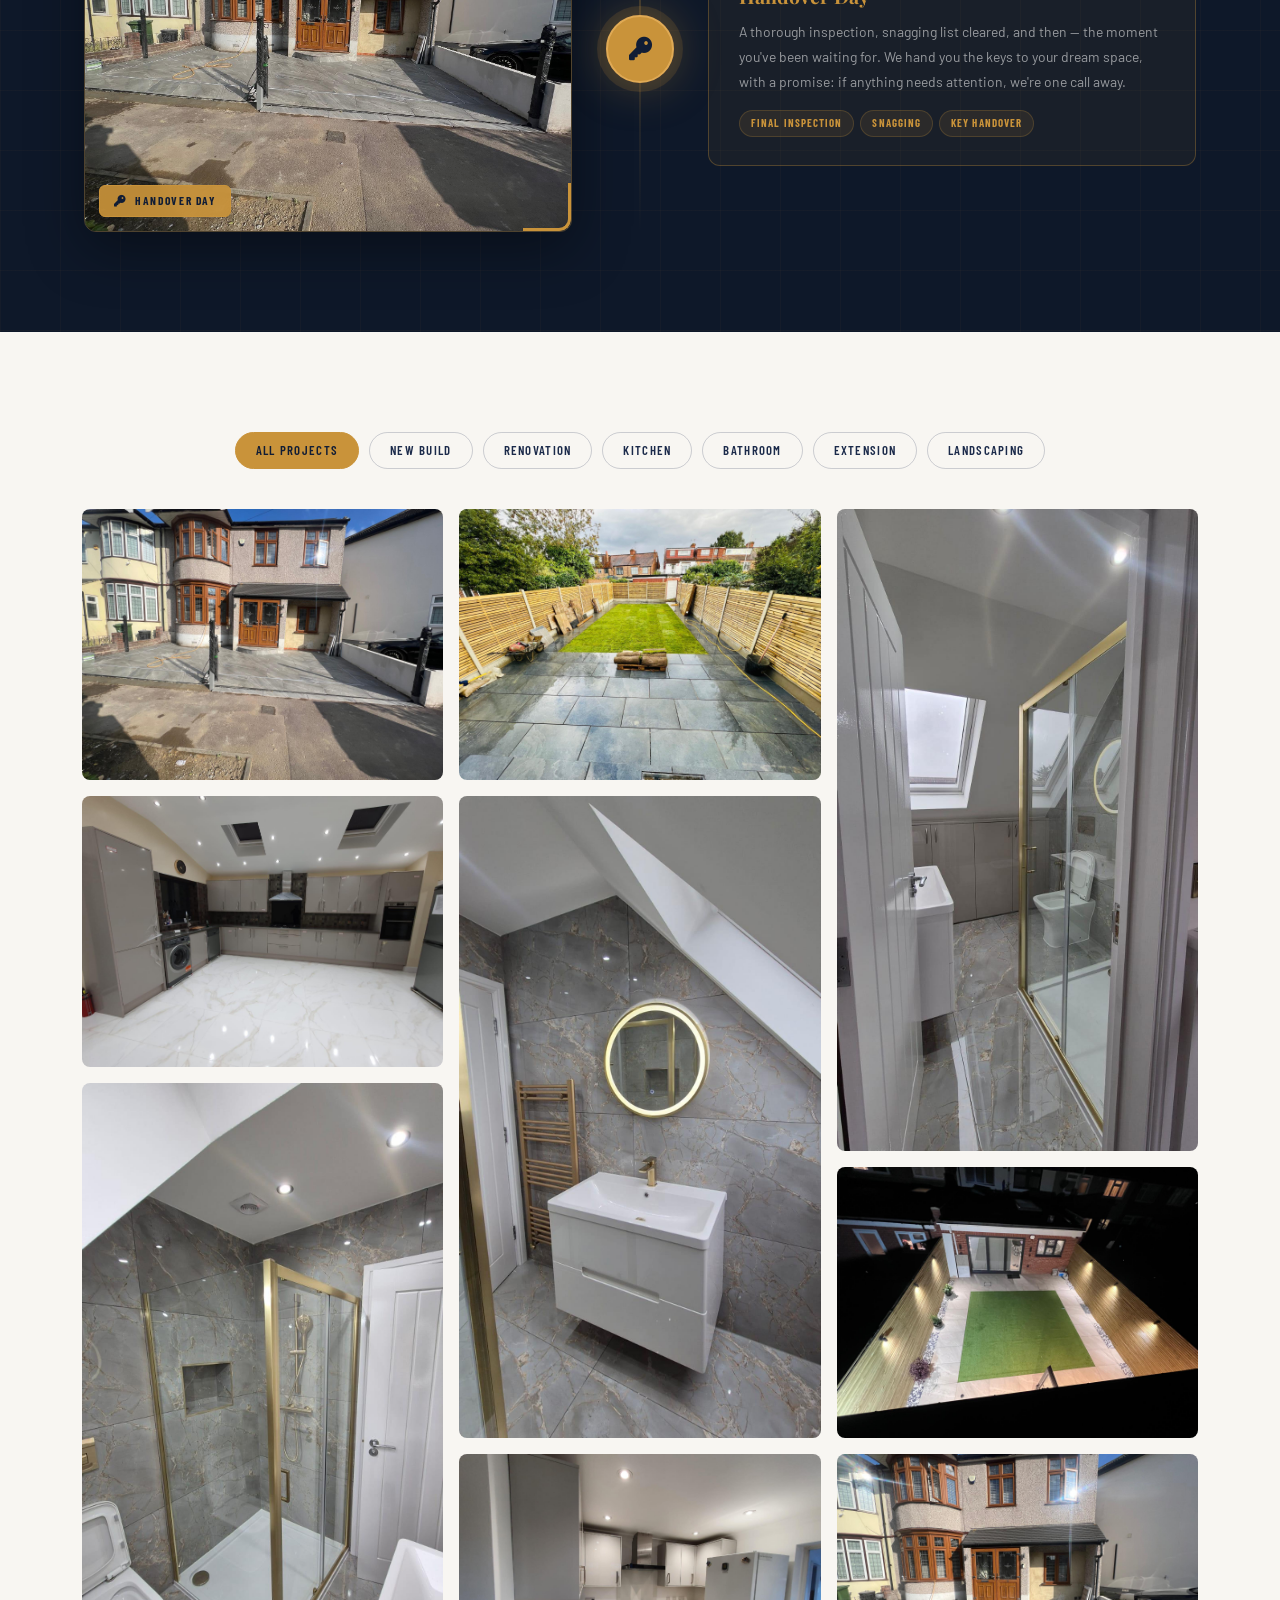
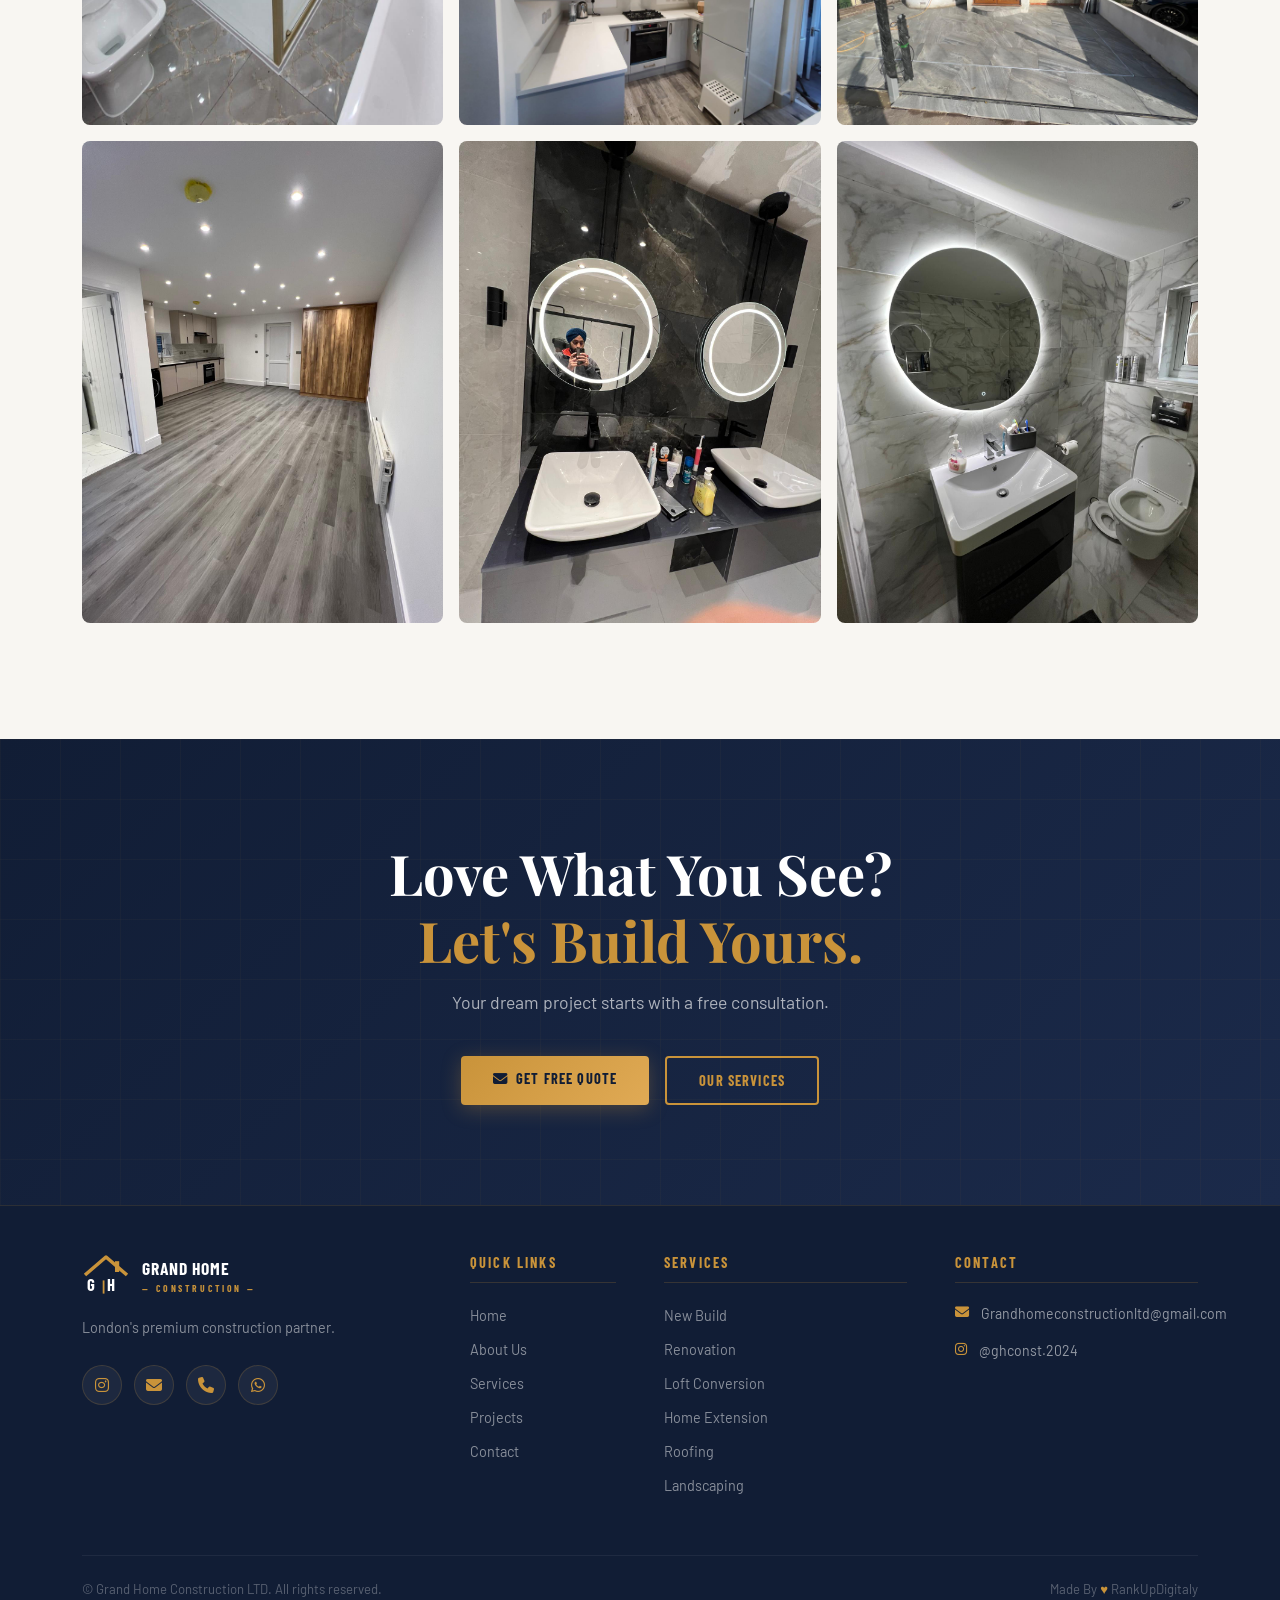
<file: projects.html>
<!DOCTYPE html>
<html lang="en">
<head>
  <meta charset="UTF-8"/>
  <meta name="viewport" content="width=device-width, initial-scale=1.0"/>
  <title>Our Projects | Grand Home Construction LTD</title>
  <meta name="description" content="Explore Grand Home Construction LTD's portfolio of premium construction projects in London — new builds, renovations, kitchens, bathrooms, extensions and more."/>
  <link href="https://cdn.jsdelivr.net/npm/bootstrap@5.3.3/dist/css/bootstrap.min.css" rel="stylesheet"/>
  <link href="https://cdnjs.cloudflare.com/ajax/libs/font-awesome/6.5.1/css/all.min.css" rel="stylesheet"/>
  <link href="https://unpkg.com/aos@2.3.4/dist/aos.css" rel="stylesheet"/>
  <link href="https://fonts.googleapis.com/css2?family=Playfair+Display:wght@400;600;700;900&family=Barlow:wght@300;400;500;600;700&family=Barlow+Condensed:wght@500;600;700&display=swap" rel="stylesheet"/>
  <link rel="stylesheet" href="css/style.css"/>
</head>
<body>

<div id="loader">
  <div class="loader-inner">
    <div class="loader-brand">
      <span class="l-grand">GRAND</span><span class="l-home">HOME</span>
      <span class="l-const">CONSTRUCTION</span>
    </div>
    <div class="loader-bar"><div class="loader-fill"></div></div>
  </div>
</div>

<nav class="navbar navbar-expand-lg fixed-top" id="mainNav">
  <div class="container-fluid px-4">
    <a class="navbar-brand" href="index.html">
      <div class="nav-logo-wrap">
        <div class="nav-logo-icon">
          <svg viewBox="0 0 80 70" fill="none" xmlns="http://www.w3.org/2000/svg" width="56">
            <polyline points="5,35 40,5 75,35" stroke="#C9933A" stroke-width="6" fill="none" stroke-linejoin="round"/>
            <rect x="55" y="12" width="7" height="18" fill="#C9933A"/>
            <rect x="22" y="15" width="6" height="6" fill="#C9933A" opacity="0.7"/>
            <text x="8" y="62" font-family="Barlow Condensed,sans-serif" font-weight="700" font-size="28" fill="#1B2A4A">G</text>
            <text x="42" y="62" font-family="Barlow Condensed,sans-serif" font-weight="700" font-size="28" fill="#1B2A4A">H</text>
            <line x1="36" y1="44" x2="36" y2="66" stroke="#C9933A" stroke-width="3"/>
          </svg>
        </div>
        <div class="nav-logo-text">
          <span class="nlt-grand">GRAND HOME</span>
          <span class="nlt-const">— CONSTRUCTION —</span>
        </div>
      </div>
    </a>
    <button class="navbar-toggler" type="button" data-bs-toggle="collapse" data-bs-target="#navMenu">
      <span class="tog-line"></span><span class="tog-line"></span><span class="tog-line"></span>
    </button>
    <div class="collapse navbar-collapse" id="navMenu">
      <ul class="navbar-nav ms-auto align-items-lg-center gap-lg-1">
        <li class="nav-item"><a class="nav-link" href="index.html">Home</a></li>
        <li class="nav-item"><a class="nav-link" href="about.html">About</a></li>
        <li class="nav-item"><a class="nav-link" href="services.html">Services</a></li>
        <li class="nav-item"><a class="nav-link" href="projects.html">Projects</a></li>
        <li class="nav-item"><a class="nav-link" href="contact.html">Contact</a></li>
        <li class="nav-item ms-lg-3"><a class="btn btn-gold" href="contact.html">Get Free Quote</a></li>
      </ul>
    </div>
  </div>
</nav>

<section class="page-hero">
  <div class="container">
    <div class="page-hero-content" data-aos="fade-up">
      <div class="page-hero-label">Our Portfolio</div>
      <h1 class="page-hero-title">Featured <span class="text-gold">Projects</span></h1>
      <div class="breadcrumb-bar">
        <a href="index.html">Home</a><span>/</span><span class="bc-current">Projects</span>
      </div>
    </div>
  </div>
</section>





<!-- ═══════════════════════════════════════════ BUILD JOURNEY ═══ -->
<section class="bj2-section" id="build-journey">
  <div class="bj2-container">

    <div class="bj2-header">
      <div class="bj2-label">The Build Journey</div>
      <h2 class="bj2-title">From Vision to <span class="text-gold">Handover</span></h2>
      <p class="bj2-subtitle">Every great home begins with a dream. Here's how we turn yours into bricks, beams, and beauty — step by step.</p>
    </div>

    <div class="bj2-timeline">
      <div class="bj2-spine"></div>

      <!-- Phase 01 — card LEFT, image RIGHT -->
      <div class="bj2-row">
        <div class="bj2-card-side">
          <div class="bj2-card">
            <div class="bj2-phase-num">Phase 01</div>
            <h3 class="bj2-phase-title">Your Vision &amp; First Call</h3>
            <p class="bj2-phase-desc">It all starts with a conversation. You share your dream — a new build, a renovation, an extension. We listen to understand every detail, budget, and timeline before a single brick is laid.</p>
            <div class="bj2-tags">
              <span class="bj2-tag">Discovery Call</span>
              <span class="bj2-tag">Site Visit</span>
              <span class="bj2-tag">Budget Review</span>
            </div>
          </div>
        </div>
        <div class="bj2-node-col">
          <div class="bj2-node"><i class="fas fa-comments bj2-node-icon"></i></div>
        </div>
        <div class="bj2-img-side">
          <div class="bj2-img-wrap">
            <img src="./images/phase1.png" alt="Consultation Phase"
              onerror="this.style.display='none'; this.nextElementSibling.style.display='flex';" />
            <div class="bj2-img-placeholder" style="display:none;">
              <span class="ph-icon"><i class="fas fa-image"></i></span>
              <span class="ph-text">Add Your Photo</span>
              <span class="ph-file">images/consultation.jpg</span>
            </div>
            <div class="bj2-img-badge">Consultation</div>
          </div>
        </div>
      </div>

      <!-- Phase 02 — image LEFT, card RIGHT -->
      <div class="bj2-row">
        <div class="bj2-img-side--left">
          <div class="bj2-img-wrap">
            <img src="./images/phase2.jpeg" alt="Design & Planning"
              onerror="this.style.display='none'; this.nextElementSibling.style.display='flex';" />
            <div class="bj2-img-placeholder" style="display:none;">
              <span class="ph-icon"><i class="fas fa-image"></i></span>
              <span class="ph-text">Add Your Photo</span>
              <span class="ph-file">images/planning.jpg</span>
            </div>
            <div class="bj2-img-badge">Design &amp; Plans</div>
          </div>
        </div>
        <div class="bj2-node-col">
          <div class="bj2-node"><i class="fas fa-drafting-compass bj2-node-icon"></i></div>
        </div>
        <div class="bj2-card-side--right">
          <div class="bj2-card bj2-card--right">
            <div class="bj2-phase-num">Phase 02</div>
            <h3 class="bj2-phase-title">Design &amp; Planning</h3>
            <p class="bj2-phase-desc">Our team produces detailed drawings, handles material selection, and delivers a fully transparent quote. We manage planning permissions so you can focus on the exciting parts.</p>
            <div class="bj2-tags">
              <span class="bj2-tag">Architectural Plans</span>
              <span class="bj2-tag">Material Selection</span>
              <span class="bj2-tag">Permits</span>
            </div>
          </div>
        </div>
      </div>

      <!-- Phase 03 — card LEFT, image RIGHT -->
      <div class="bj2-row">
        <div class="bj2-card-side">
          <div class="bj2-card">
            <div class="bj2-phase-num">Phase 03</div>
            <h3 class="bj2-phase-title">Site Preparation &amp; Groundwork</h3>
            <p class="bj2-phase-desc">The ground is cleared, levelled, and prepared. Foundations are laid with precision — because every great home starts from the ground up. Safety and structural integrity are non-negotiable.</p>
            <div class="bj2-tags">
              <span class="bj2-tag">Excavation</span>
              <span class="bj2-tag">Foundations</span>
              <span class="bj2-tag">Drainage</span>
            </div>
          </div>
        </div>
        <div class="bj2-node-col">
          <div class="bj2-node"><i class="fas fa-hard-hat bj2-node-icon"></i></div>
        </div>
        <div class="bj2-img-side">
          <div class="bj2-img-wrap">
            <img src="./images/phase3.jpeg" alt="Groundwork Phase"
              onerror="this.style.display='none'; this.nextElementSibling.style.display='flex';" />
            <div class="bj2-img-placeholder" style="display:none;">
              <span class="ph-icon"><i class="fas fa-image"></i></span>
              <span class="ph-text">Add Your Photo</span>
              <span class="ph-file">images/groundwork.jpg</span>
            </div>
            <div class="bj2-img-badge">Groundwork</div>
          </div>
        </div>
      </div>

      <!-- Phase 04 — image LEFT, card RIGHT -->
      <div class="bj2-row">
        <div class="bj2-img-side--left">
          <div class="bj2-img-wrap">
            <img src="./images/phase4.jpeg" alt="Structure Phase"
              onerror="this.style.display='none'; this.nextElementSibling.style.display='flex';" />
            <div class="bj2-img-placeholder" style="display:none;">
              <span class="ph-icon"><i class="fas fa-image"></i></span>
              <span class="ph-text">Add Your Photo</span>
              <span class="ph-file">images/structure.jpg</span>
            </div>
            <div class="bj2-img-badge">Structure</div>
          </div>
        </div>
        <div class="bj2-node-col">
          <div class="bj2-node"><i class="fas fa-building bj2-node-icon"></i></div>
        </div>
        <div class="bj2-card-side--right">
          <div class="bj2-card bj2-card--right">
            <div class="bj2-phase-num">Phase 04</div>
            <h3 class="bj2-phase-title">Structure Rises</h3>
            <p class="bj2-phase-desc">Walls go up. The skeleton of your home takes shape — brickwork, steelwork, timber frames. For the first time, you see your vision standing as a real, three-dimensional space.</p>
            <div class="bj2-tags">
              <span class="bj2-tag">Brickwork</span>
              <span class="bj2-tag">Steelwork</span>
              <span class="bj2-tag">Framing</span>
            </div>
          </div>
        </div>
      </div>

      <!-- Phase 05 — card LEFT, image RIGHT -->
      <div class="bj2-row">
        <div class="bj2-card-side">
          <div class="bj2-card">
            <div class="bj2-phase-num">Phase 05</div>
            <h3 class="bj2-phase-title">Roofing &amp; Weatherproofing</h3>
            <p class="bj2-phase-desc">The roof goes on — protecting everything below. We install roofing, fascias, soffits, guttering, and full waterproofing to make your structure completely weathertight and secure.</p>
            <div class="bj2-tags">
              <span class="bj2-tag">Roofing</span>
              <span class="bj2-tag">Insulation</span>
              <span class="bj2-tag">Weatherproofing</span>
            </div>
          </div>
        </div>
        <div class="bj2-node-col">
          <div class="bj2-node"><i class="fas fa-house-damage bj2-node-icon"></i></div>
        </div>
        <div class="bj2-img-side">
          <div class="bj2-img-wrap">
            <img src="./images/phase5.jpeg" alt="Roofing Phase"
              onerror="this.style.display='none'; this.nextElementSibling.style.display='flex';" />
            <div class="bj2-img-placeholder" style="display:none;">
              <span class="ph-icon"><i class="fas fa-image"></i></span>
              <span class="ph-text">Add Your Photo</span>
              <span class="ph-file">images/roofing.jpg</span>
            </div>
            <div class="bj2-img-badge">Roofing</div>
          </div>
        </div>
      </div>

      <!-- Phase 06 — image LEFT, card RIGHT -->
      <div class="bj2-row">
        <div class="bj2-img-side--left">
          <div class="bj2-img-wrap">
            <img src="./images/phase6.jpeg" alt="Electrical & Plumbing"
              onerror="this.style.display='none'; this.nextElementSibling.style.display='flex';" />
            <div class="bj2-img-placeholder" style="display:none;">
              <span class="ph-icon"><i class="fas fa-image"></i></span>
              <span class="ph-text">Add Your Photo</span>
              <span class="ph-file">images/electrical-plumbing.jpg</span>
            </div>
            <div class="bj2-img-badge">First Fix</div>
          </div>
        </div>
        <div class="bj2-node-col">
          <div class="bj2-node"><i class="fas fa-bolt bj2-node-icon"></i></div>
        </div>
        <div class="bj2-card-side--right">
          <div class="bj2-card bj2-card--right">
            <div class="bj2-phase-num">Phase 06</div>
            <h3 class="bj2-phase-title">First Fix — Electrical &amp; Plumbing</h3>
            <p class="bj2-phase-desc">Our certified electricians and plumbers run all hidden infrastructure — cables, pipes, and ducting — before walls are closed. Done right the first time, every single time.</p>
            <div class="bj2-tags">
              <span class="bj2-tag">Electrical</span>
              <span class="bj2-tag">Plumbing</span>
              <span class="bj2-tag">Heating</span>
            </div>
          </div>
        </div>
      </div>

      <!-- Phase 07 — card LEFT, image RIGHT -->
      <div class="bj2-row">
        <div class="bj2-card-side">
          <div class="bj2-card">
            <div class="bj2-phase-num">Phase 07</div>
            <h3 class="bj2-phase-title">Plastering &amp; Internal Fit-Out</h3>
            <p class="bj2-phase-desc">Walls are plastered smooth, flooring laid, kitchens and bathrooms fitted. The interior transforms from a shell into a warm, beautiful living space you'll love coming home to.</p>
            <div class="bj2-tags">
              <span class="bj2-tag">Plastering</span>
              <span class="bj2-tag">Flooring</span>
              <span class="bj2-tag">Joinery</span>
            </div>
          </div>
        </div>
        <div class="bj2-node-col">
          <div class="bj2-node"><i class="fas fa-tools bj2-node-icon"></i></div>
        </div>
        <div class="bj2-img-side">
          <div class="bj2-img-wrap">
            <img src="./images/phase7.jpeg" alt="Internal Fit-Out"
              onerror="this.style.display='none'; this.nextElementSibling.style.display='flex';" />
            <div class="bj2-img-placeholder" style="display:none;">
              <span class="ph-icon"><i class="fas fa-image"></i></span>
              <span class="ph-text">Add Your Photo</span>
              <span class="ph-file">images/fitout.jpg</span>
            </div>
            <div class="bj2-img-badge">Fit-Out</div>
          </div>
        </div>
      </div>

      <!-- Phase 08 — image LEFT, card RIGHT -->
      <div class="bj2-row">
        <div class="bj2-img-side--left">
          <div class="bj2-img-wrap">
            <img src="./images/phase8.jpeg" alt="Finishing Touches"
              onerror="this.style.display='none'; this.nextElementSibling.style.display='flex';" />
            <div class="bj2-img-placeholder" style="display:none;">
              <span class="ph-icon"><i class="fas fa-image"></i></span>
              <span class="ph-text">Add Your Photo</span>
              <span class="ph-file">images/finishing.jpg</span>
            </div>
            <div class="bj2-img-badge">Finishing</div>
          </div>
        </div>
        <div class="bj2-node-col">
          <div class="bj2-node"><i class="fas fa-paint-roller bj2-node-icon"></i></div>
        </div>
        <div class="bj2-card-side--right">
          <div class="bj2-card bj2-card--right">
            <div class="bj2-phase-num">Phase 08</div>
            <h3 class="bj2-phase-title">Second Fix &amp; Finishing Touches</h3>
            <p class="bj2-phase-desc">Painting, sockets, tiling, sanitaryware, and trim — every last detail finished with care. This is where craftsmanship becomes art and the space truly comes alive.</p>
            <div class="bj2-tags">
              <span class="bj2-tag">Painting</span>
              <span class="bj2-tag">Tiling</span>
              <span class="bj2-tag">Finishing</span>
            </div>
          </div>
        </div>
      </div>

      <!-- Phase 09 — card LEFT, image RIGHT -->
      <div class="bj2-row">
        <div class="bj2-card-side">
          <div class="bj2-card">
            <div class="bj2-phase-num">Phase 09</div>
            <h3 class="bj2-phase-title">Landscaping &amp; Exterior</h3>
            <p class="bj2-phase-desc">The outside gets as much love as the inside. Driveways, garden design, fencing, and lighting — we craft a complete first impression that makes your neighbours stop and stare.</p>
            <div class="bj2-tags">
              <span class="bj2-tag">Garden Design</span>
              <span class="bj2-tag">Driveways</span>
              <span class="bj2-tag">Lighting</span>
            </div>
          </div>
        </div>
        <div class="bj2-node-col">
          <div class="bj2-node"><i class="fas fa-seedling bj2-node-icon"></i></div>
        </div>
        <div class="bj2-img-side">
          <div class="bj2-img-wrap">
            <img src="./images/phase9.jpeg" alt="Landscaping"
              onerror="this.style.display='none'; this.nextElementSibling.style.display='flex';" />
            <div class="bj2-img-placeholder" style="display:none;">
              <span class="ph-icon"><i class="fas fa-image"></i></span>
              <span class="ph-text">Add Your Photo</span>
              <span class="ph-file">images/garden-work2.jpeg</span>
            </div>
            <div class="bj2-img-badge">Landscaping</div>
          </div>
        </div>
      </div>

      <!-- Final Phase — image LEFT, card RIGHT -->
      <div class="bj2-row">
        <div class="bj2-img-side--left">
          <div class="bj2-img-wrap bj2-img-wrap--final">
            <img src="./images/full-house.jpeg" alt="Handover"
              onerror="this.style.display='none'; this.nextElementSibling.style.display='flex';" />
            <div class="bj2-img-placeholder" style="display:none;">
              <span class="ph-icon"><i class="fas fa-image"></i></span>
              <span class="ph-text">Add Your Photo</span>
              <span class="ph-file">images/handover.jpg</span>
            </div>
            <div class="bj2-img-badge bj2-img-badge--final"><i class="fas fa-key me-1"></i> Handover Day</div>
          </div>
        </div>
        <div class="bj2-node-col">
          <div class="bj2-node bj2-node--final"><i class="fas fa-key bj2-node-icon"></i></div>
        </div>
        <div class="bj2-card-side--right">
          <div class="bj2-card bj2-card--right bj2-card--final">
            <div class="bj2-phase-num bj2-phase-num--final">✦ Final Phase</div>
            <h3 class="bj2-phase-title bj2-phase-title--gold">Handover Day</h3>
            <p class="bj2-phase-desc">A thorough inspection, snagging list cleared, and then — the moment you've been waiting for. We hand you the keys to your dream space, with a promise: if anything needs attention, we're one call away.</p>
            <div class="bj2-tags">
              <span class="bj2-tag">Final Inspection</span>
              <span class="bj2-tag">Snagging</span>
              <span class="bj2-tag">Key Handover</span>
            </div>
          </div>
        </div>
      </div>

    </div>
  </div>
</section>










<section class="section-pad">
  <div class="container">

    <!-- Filter Bar -->
    <div class="filter-bar" data-aos="fade-up">
      <button class="filter-btn active" data-filter="all">All Projects</button>
      <button class="filter-btn" data-filter="new-build">New Build</button>
      <button class="filter-btn" data-filter="renovation">Renovation</button>
      <button class="filter-btn" data-filter="kitchen">Kitchen</button>
      <button class="filter-btn" data-filter="bathroom">Bathroom</button>
      <button class="filter-btn" data-filter="extension">Extension</button>
      <button class="filter-btn" data-filter="landscaping">Landscaping</button>
    </div>

    <!-- Masonry Grid -->
    <div class="masonry-grid" data-aos="fade-up">

      <div class="masonry-item" data-cat="new-build">
        <img src="./images/full-house.jpeg" alt="New Build"/>
        <div class="masonry-overlay">
          <h4>Modern Family Home</h4>
          <span>New Build</span>
        </div>
      </div>

      <div class="masonry-item" data-cat="kitchen">
        <img src="./images/kitchen-big.jpeg" alt="Kitchen"/>
        <div class="masonry-overlay">
          <h4>Luxury Kitchen Remodel</h4>
          <span>Kitchen Renovation</span>
        </div>
      </div>

      <div class="masonry-item" data-cat="bathroom">
        <img src="./images/washroom3.jpeg" alt="Bathroom"/>
        <div class="masonry-overlay">
          <h4>Spa-Style Bathroom</h4>
          <span>Bathroom Renovation</span>
        </div>
      </div>

      <div class="masonry-item" data-cat="extension">
        <img src="./images/hall+kitchen.jpeg" alt="Extension"/>
        <div class="masonry-overlay">
          <h4>Rear Garden Extension</h4>
          <span>Home Extension</span>
        </div>
      </div>

      <div class="masonry-item" data-cat="landscaping">
        <img src="./images/garden-work2.jpeg" alt="Garden"/>
        <div class="masonry-overlay">
          <h4>Garden Transformation</h4>
          <span>Landscaping</span>
        </div>
      </div>

      <div class="masonry-item" data-cat="renovation">
        <img src="./images/wall-mirror.jpeg" alt="Renovation"/>
        <div class="masonry-overlay">
          <h4>Full Home Renovation</h4>
          <span>Renovation</span>
        </div>
      </div>

      <div class="masonry-item" data-cat="kitchen">
        <img src="./images/kitchen-white.jpeg" alt="Kitchen 2"/>
        <div class="masonry-overlay">
          <h4>Contemporary Open Kitchen</h4>
          <span>Kitchen Renovation</span>
        </div>
      </div>

      <div class="masonry-item" data-cat="new-build">
        <img src="./images/mirror.jpeg" alt="New Build 2"/>
        <div class="masonry-overlay">
          <h4>Executive New Build</h4>
          <span>New Build</span>
        </div>
      </div>

      <div class="masonry-item" data-cat="bathroom">
        <img src="./images/washroom4.jpeg" alt="Bathroom 2"/>
        <div class="masonry-overlay">
          <h4>Minimalist Wetroom</h4>
          <span>Bathroom Renovation</span>
        </div>
      </div>

      <div class="masonry-item" data-cat="renovation">
        <img src="./images/night-garden.jpeg" alt="Renovation 2"/>
        <div class="masonry-overlay">
          <h4>Period Property Renovation</h4>
          <span>Renovation</span>
        </div>
      </div>

      <div class="masonry-item" data-cat="extension">
        <img src="./images/full-house2.jpeg" alt="Extension 2"/>
        <div class="masonry-overlay">
          <h4>Side Return Extension</h4>
          <span>Home Extension</span>
        </div>
      </div>

      <div class="masonry-item" data-cat="landscaping">
        <img src="./images/mirror2.jpeg" alt="Landscaping 2"/>
        <div class="masonry-overlay">
          <h4>Patio & Deck Design</h4>
          <span>Landscaping</span>
        </div>
      </div>

    </div>
  </div>
</section>

<section class="cta-banner section-pad">
  <div class="container text-center">
    <div class="cta-inner" data-aos="zoom-in">
      <h2 class="cta-title">Love What You See?<br/><span class="text-gold">Let's Build Yours.</span></h2>
      <p class="cta-sub">Your dream project starts with a free consultation.</p>
      <div class="cta-actions">
        <a href="contact.html" class="btn btn-gold btn-lg"><i class="fas fa-envelope me-2"></i>Get Free Quote</a>
        <a href="services.html" class="btn btn-outline-gold btn-lg">Our Services</a>
      </div>
    </div>
  </div>
</section>

<footer class="site-footer">
  <div class="container">
    <div class="row g-5 py-5">
      <div class="col-lg-4">
        <div class="footer-logo">
          <svg viewBox="0 0 80 70" fill="none" xmlns="http://www.w3.org/2000/svg" width="48">
            <polyline points="5,35 40,5 75,35" stroke="#C9933A" stroke-width="6" fill="none" stroke-linejoin="round"/>
            <rect x="55" y="12" width="7" height="18" fill="#C9933A"/>
            <text x="8" y="62" font-family="Barlow Condensed,sans-serif" font-weight="700" font-size="28" fill="white">G</text>
            <text x="42" y="62" font-family="Barlow Condensed,sans-serif" font-weight="700" font-size="28" fill="white">H</text>
            <line x1="36" y1="44" x2="36" y2="66" stroke="#C9933A" stroke-width="3"/>
          </svg>
          <div class="footer-logo-text">
            <span>GRAND HOME</span><span class="text-gold">— CONSTRUCTION —</span>
          </div>
        </div>
        <p class="footer-desc">London's premium construction partner.</p>
         <div class="social-links">
          <!-- Instagram Button -->
<a href="https://www.instagram.com/ghconst.2024" target="_blank" class="social-btn">
  <i class="fab fa-instagram"></i>
</a>

<!-- Email Button -->
<a href="mailto:Grandhomeconstructionltd@gmail.com" class="social-btn">
  <i class="fas fa-envelope"></i>
</a>

<!-- Call Button -->
<a href="tel:+447405086133" class="social-btn">
  <i class="fas fa-phone"></i>
</a>

<!-- WhatsApp Button -->
<a href="https://wa.me/447405086133" target="_blank" class="social-btn">
  <i class="fab fa-whatsapp"></i>
</a>
        </div>
      </div>
      <div class="col-6 col-lg-2">
        <h5 class="footer-heading">Quick Links</h5>
        <ul class="footer-links">
          <li><a href="index.html">Home</a></li>
          <li><a href="about.html">About Us</a></li>
          <li><a href="services.html">Services</a></li>
          <li><a href="projects.html">Projects</a></li>
          <li><a href="contact.html">Contact</a></li>
        </ul>
      </div>
      <div class="col-6 col-lg-3">
        <h5 class="footer-heading">Services</h5>
        <ul class="footer-links">
          <li><a href="services.html">New Build</a></li>
          <li><a href="services.html">Renovation</a></li>
          <li><a href="services.html">Loft Conversion</a></li>
          <li><a href="services.html">Home Extension</a></li>
          <li><a href="services.html">Roofing</a></li>
          <li><a href="services.html">Landscaping</a></li>
        </ul>
      </div>
      <div class="col-lg-3">
        <h5 class="footer-heading">Contact</h5>
        <div class="footer-contact">
          <div class="fc-item"><i class="fas fa-envelope text-gold"></i><a href="mailto:Grandhomeconstructionltd@gmail.com">Grandhomeconstructionltd@gmail.com</a></div>
          <div class="fc-item"><i class="fab fa-instagram text-gold"></i><a href="https://www.instagram.com/ghconst.2024" target="_blank">@ghconst.2024</a></div>
        </div>
      </div>
    </div>
    <div class="footer-bottom">
      <p>&copy;  Grand Home Construction LTD. All rights reserved.</p>
    <p>Made By <span class="text-gold">♥</span> RankUpDigitaly</p>
    </div>
  </div>
</footer>

<div class="floating-cta">
  <a href="contact.html" class="float-btn"><i class="fas fa-hard-hat"></i><span>Free Quote</span></a>
</div>

<script src="https://cdn.jsdelivr.net/npm/bootstrap@5.3.3/dist/js/bootstrap.bundle.min.js"></script>
<script src="https://unpkg.com/aos@2.3.4/dist/aos.js"></script>
<script src="https://cdnjs.cloudflare.com/ajax/libs/gsap/3.12.5/gsap.min.js"></script>
<script src="js/main.js"></script>



<div class="side-action-bar" id="sideActionBar">
 
  <!-- Call -->
  <a href="tel:+44XXXXXXXXXX" class="sab-btn sab-btn--call" aria-label="Call Us">
    <span class="sab-icon"><i class="fas fa-phone"></i></span>
    <span class="sab-label">Call Us</span>
  </a>
 
  <!-- WhatsApp -->
  <a href="https://wa.me/44XXXXXXXXXX" target="_blank" rel="noopener noreferrer"
     class="sab-btn sab-btn--whatsapp" aria-label="WhatsApp">
    <span class="sab-icon"><i class="fab fa-whatsapp"></i></span>
    <span class="sab-label">WhatsApp</span>
  </a>
 
  <!-- Instagram -->
  <a href="https://www.instagram.com/ghconst.2024" target="_blank" rel="noopener noreferrer"
     class="sab-btn sab-btn--insta" aria-label="Instagram">
    <span class="sab-icon"><i class="fab fa-instagram"></i></span>
    <span class="sab-label">Instagram</span>
  </a>
 
  <!-- Divider -->
  <div class="sab-divider" aria-hidden="true"></div>
 
  <!-- Scroll to Top -->
  <button class="sab-btn sab-btn--top" id="sabTopBtn" aria-label="Back to Top">
    <span class="sab-icon"><i class="fas fa-chevron-up"></i></span>
    <span class="sab-label">Top</span>
  </button>
 
</div>
<script>(function () {
  const sabTopBtn = document.getElementById('sabTopBtn');
  if (!sabTopBtn) return;
 
  /* Show / hide scroll-to-top button */
  const handleScroll = () => {
    if (window.scrollY > 400) {
      sabTopBtn.classList.add('visible');
    } else {
      sabTopBtn.classList.remove('visible');
    }
  };
 
  window.addEventListener('scroll', handleScroll, { passive: true });
 
  /* Smooth scroll to top on click */
  sabTopBtn.addEventListener('click', () => {
    window.scrollTo({ top: 0, behavior: 'smooth' });
  });
})();
 </script>
</body>
</html>
</file>
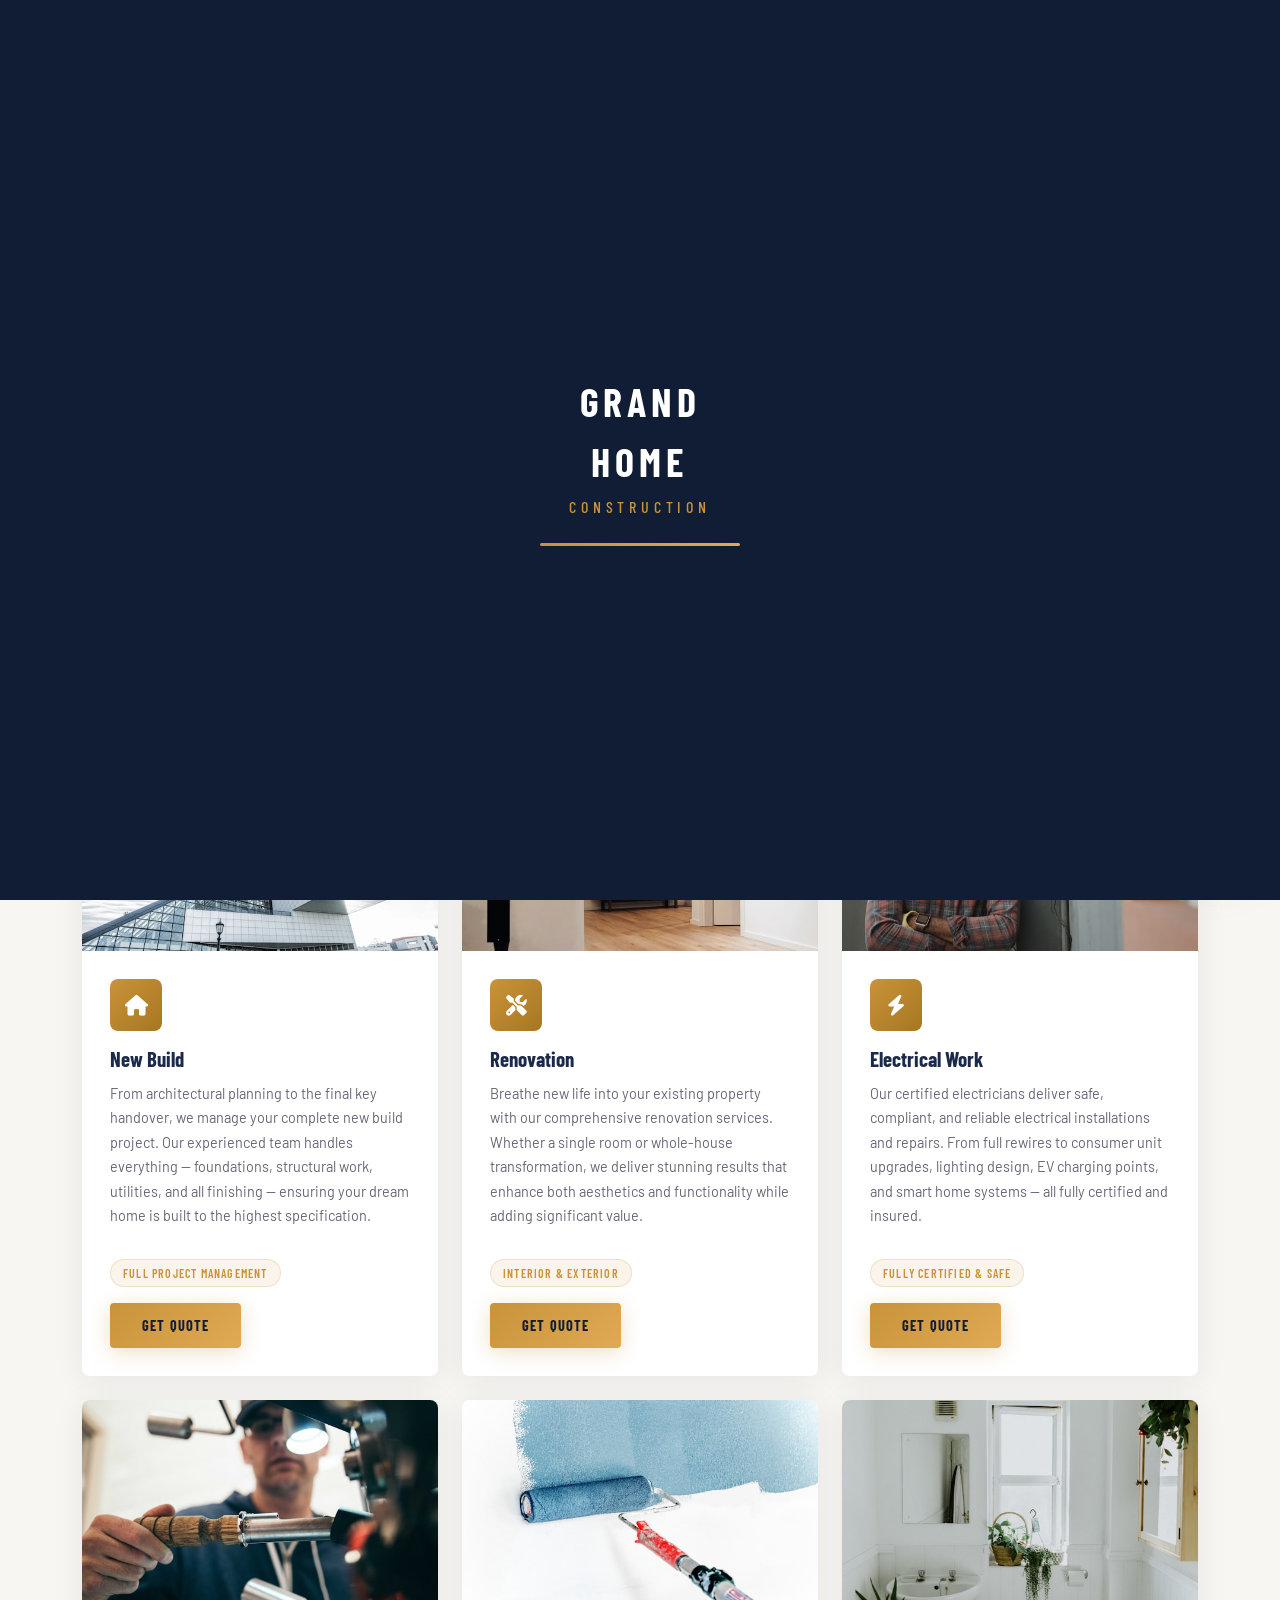
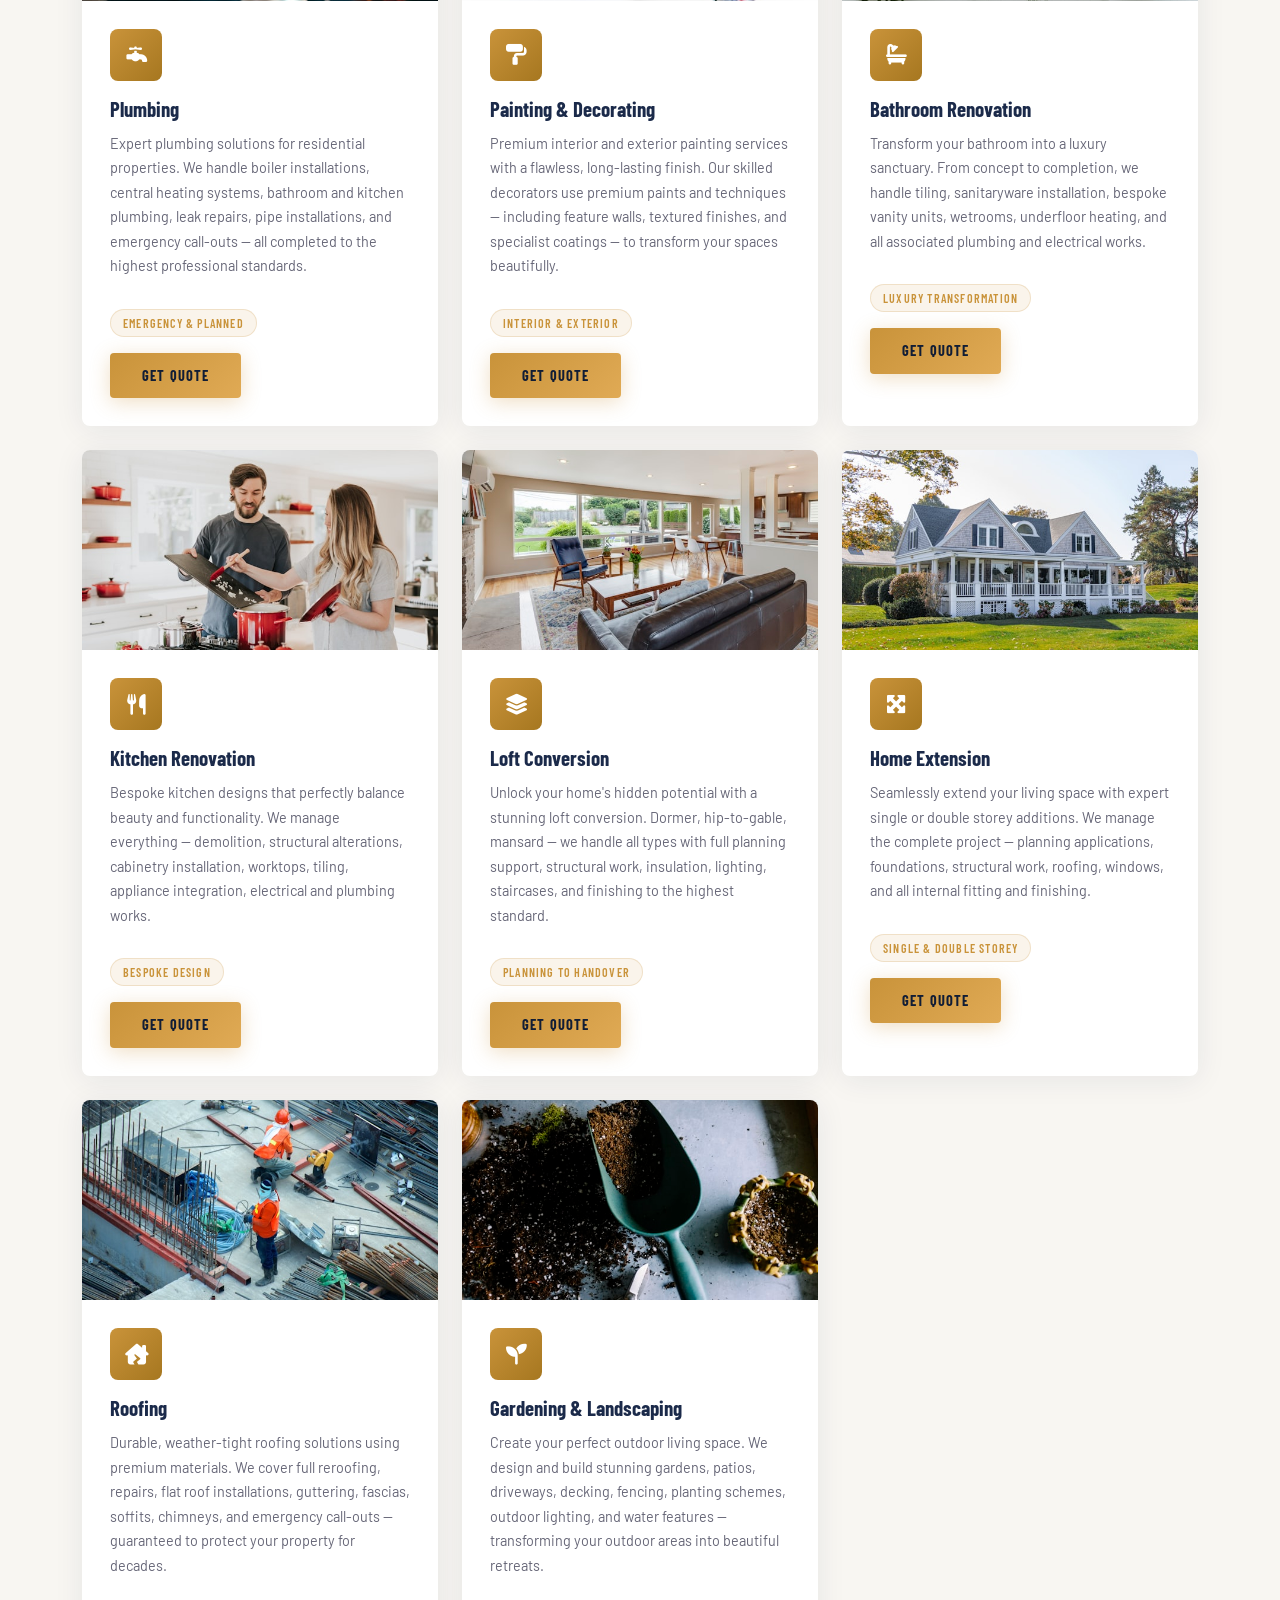
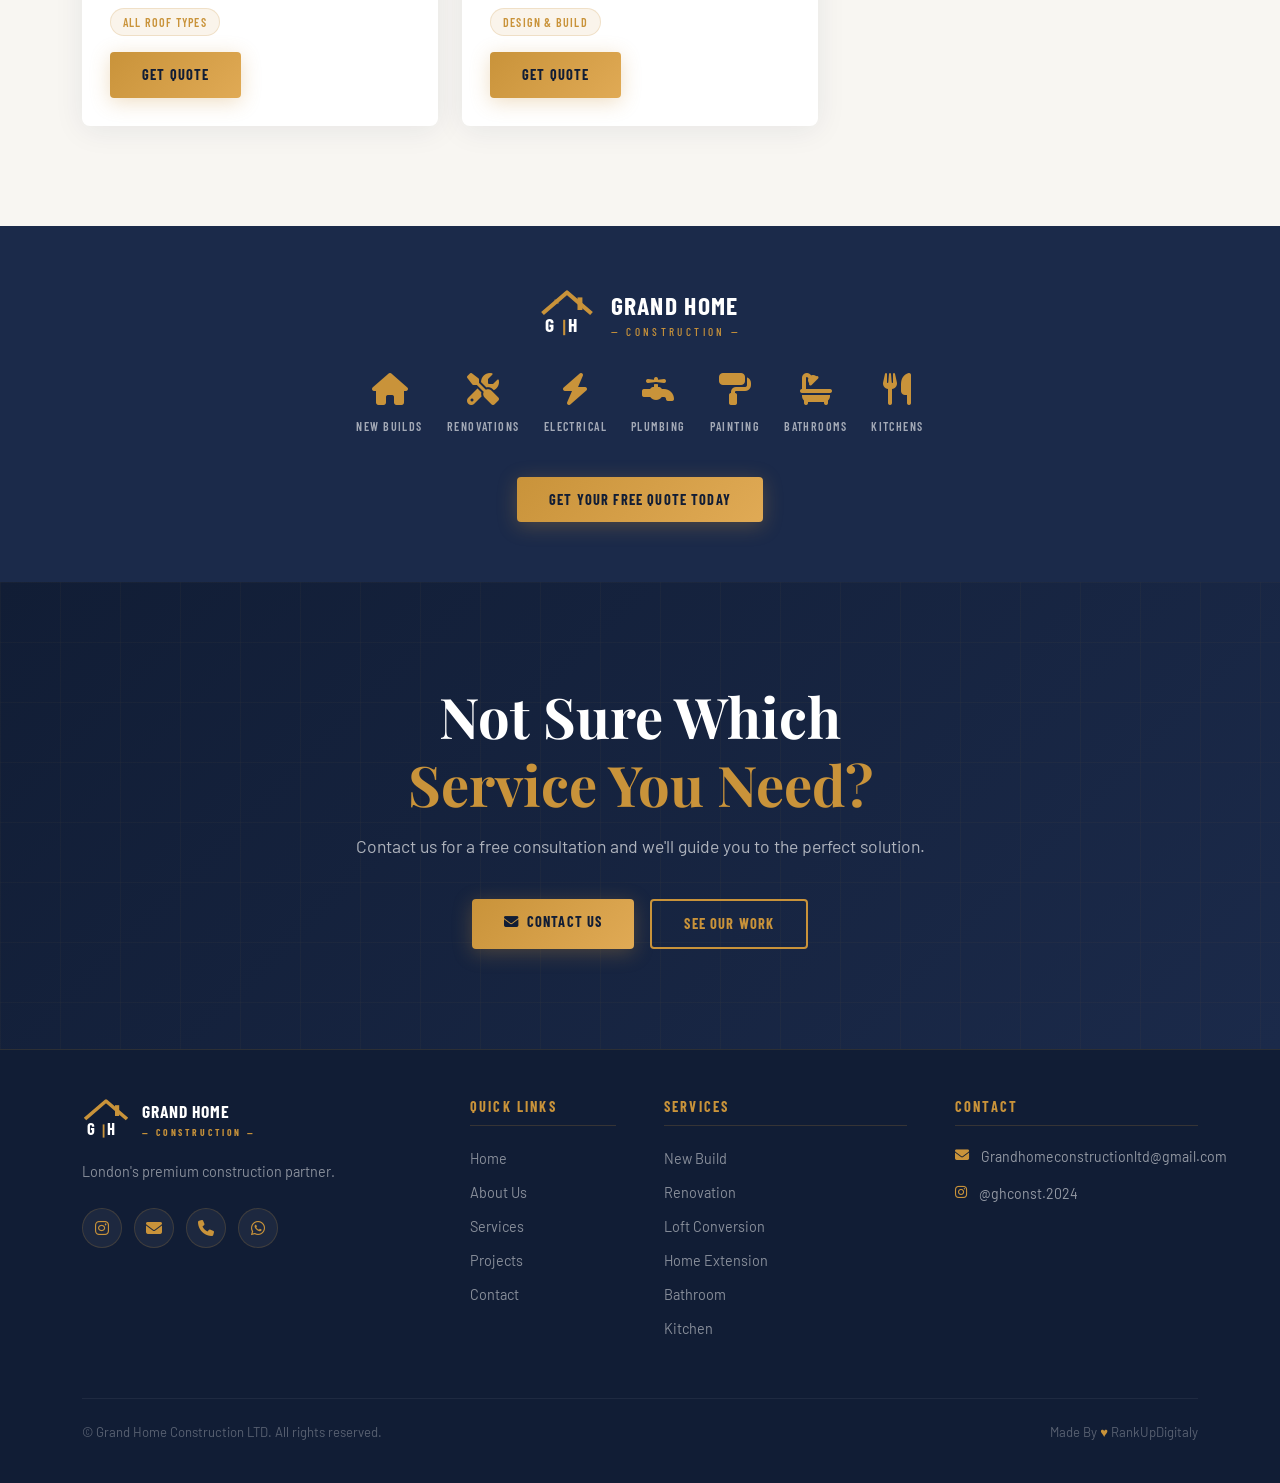
<file: services.html>
<!DOCTYPE html>
<html lang="en">
<head>
  <meta charset="UTF-8"/>
  <meta name="viewport" content="width=device-width, initial-scale=1.0"/>
  <title>Our Services | Grand Home Construction LTD</title>
  <meta name="description" content="Comprehensive construction services in London — New Builds, Renovations, Extensions, Loft Conversions, Kitchens, Bathrooms, Electrical, Plumbing, Roofing and Landscaping."/>
  <link href="https://cdn.jsdelivr.net/npm/bootstrap@5.3.3/dist/css/bootstrap.min.css" rel="stylesheet"/>
  <link href="https://cdnjs.cloudflare.com/ajax/libs/font-awesome/6.5.1/css/all.min.css" rel="stylesheet"/>
  <link href="https://unpkg.com/aos@2.3.4/dist/aos.css" rel="stylesheet"/>
  <link href="https://fonts.googleapis.com/css2?family=Playfair+Display:wght@400;600;700;900&family=Barlow:wght@300;400;500;600;700&family=Barlow+Condensed:wght@500;600;700&display=swap" rel="stylesheet"/>
  <link rel="stylesheet" href="css/style.css"/>
</head>
<body>

<div id="loader">
  <div class="loader-inner">
    <div class="loader-brand">
      <span class="l-grand">GRAND</span><span class="l-home">HOME</span>
      <span class="l-const">CONSTRUCTION</span>
    </div>
    <div class="loader-bar"><div class="loader-fill"></div></div>
  </div>
</div>

<nav class="navbar navbar-expand-lg fixed-top" id="mainNav">
  <div class="container-fluid px-4">
    <a class="navbar-brand" href="index.html">
      <div class="nav-logo-wrap">
        <div class="nav-logo-icon">
          <svg viewBox="0 0 80 70" fill="none" xmlns="http://www.w3.org/2000/svg" width="56">
            <polyline points="5,35 40,5 75,35" stroke="#C9933A" stroke-width="6" fill="none" stroke-linejoin="round"/>
            <rect x="55" y="12" width="7" height="18" fill="#C9933A"/>
            <rect x="22" y="15" width="6" height="6" fill="#C9933A" opacity="0.7"/>
            <text x="8" y="62" font-family="Barlow Condensed,sans-serif" font-weight="700" font-size="28" fill="#1B2A4A">G</text>
            <text x="42" y="62" font-family="Barlow Condensed,sans-serif" font-weight="700" font-size="28" fill="#1B2A4A">H</text>
            <line x1="36" y1="44" x2="36" y2="66" stroke="#C9933A" stroke-width="3"/>
          </svg>
        </div>
        <div class="nav-logo-text">
          <span class="nlt-grand">GRAND HOME</span>
          <span class="nlt-const">— CONSTRUCTION —</span>
        </div>
      </div>
    </a>
    <button class="navbar-toggler" type="button" data-bs-toggle="collapse" data-bs-target="#navMenu">
      <span class="tog-line"></span><span class="tog-line"></span><span class="tog-line"></span>
    </button>
    <div class="collapse navbar-collapse" id="navMenu">
      <ul class="navbar-nav ms-auto align-items-lg-center gap-lg-1">
        <li class="nav-item"><a class="nav-link" href="index.html">Home</a></li>
        <li class="nav-item"><a class="nav-link" href="about.html">About</a></li>
        <li class="nav-item"><a class="nav-link" href="services.html">Services</a></li>
        <li class="nav-item"><a class="nav-link" href="projects.html">Projects</a></li>
        <li class="nav-item"><a class="nav-link" href="contact.html">Contact</a></li>
        <li class="nav-item ms-lg-3"><a class="btn btn-gold" href="contact.html">Get Free Quote</a></li>
      </ul>
    </div>
  </div>
</nav>

<section class="page-hero">
  <div class="container">
    <div class="page-hero-content" data-aos="fade-up">
      <div class="page-hero-label">What We Offer</div>
      <h1 class="page-hero-title">Our <span class="text-gold">Services</span></h1>
      <div class="breadcrumb-bar">
        <a href="index.html">Home</a><span>/</span><span class="bc-current">Services</span>
      </div>
    </div>
  </div>
</section>

<!-- Services Detail -->
<section class="section-pad" id="new-build">
  <div class="container">
    <div class="text-center mb-5" data-aos="fade-up">
      <div class="section-label">Complete Solutions</div>
      <h2 class="section-title">Premium Construction <span class="text-gold">Services</span></h2>
      <p class="section-sub">Every service delivered to the highest standard with full transparency and care</p>
    </div>

    <div class="row g-4">

      <div class="col-md-6 col-lg-4" data-aos="fade-up" data-aos-delay="0" id="new-build">
        <div class="service-detail-card">
          <div class="sdc-image">
            <img src="./images/service1.jpg" alt="New Build"/>
          </div>
          <div class="sdc-body">
            <div class="sdc-icon"><i class="fas fa-home"></i></div>
            <h3>New Build</h3>
            <p>From architectural planning to the final key handover, we manage your complete new build project. Our experienced team handles everything — foundations, structural work, utilities, and all finishing — ensuring your dream home is built to the highest specification.</p>
            <span class="sdc-tag">Full Project Management</span>
            <br/>
            <a href="contact.html" class="btn btn-gold btn-sm mt-3">Get Quote</a>
          </div>
        </div>
      </div>

      <div class="col-md-6 col-lg-4" data-aos="fade-up" data-aos-delay="50" id="renovation">
        <div class="service-detail-card">
          <div class="sdc-image">
            <img src="./images/service2.jpg" alt="Renovation"/>
          </div>
          <div class="sdc-body">
            <div class="sdc-icon"><i class="fas fa-tools"></i></div>
            <h3>Renovation</h3>
            <p>Breathe new life into your existing property with our comprehensive renovation services. Whether a single room or whole-house transformation, we deliver stunning results that enhance both aesthetics and functionality while adding significant value.</p>
            <span class="sdc-tag">Interior & Exterior</span>
            <br/>
            <a href="contact.html" class="btn btn-gold btn-sm mt-3">Get Quote</a>
          </div>
        </div>
      </div>

      <div class="col-md-6 col-lg-4" data-aos="fade-up" data-aos-delay="100" id="electrical">
        <div class="service-detail-card">
          <div class="sdc-image">
            <img src="./images/service3.jpg" alt="Electrical"/>
          </div>
          <div class="sdc-body">
            <div class="sdc-icon"><i class="fas fa-bolt"></i></div>
            <h3>Electrical Work</h3>
            <p>Our certified electricians deliver safe, compliant, and reliable electrical installations and repairs. From full rewires to consumer unit upgrades, lighting design, EV charging points, and smart home systems — all fully certified and insured.</p>
            <span class="sdc-tag">Fully Certified & Safe</span>
            <br/>
            <a href="contact.html" class="btn btn-gold btn-sm mt-3">Get Quote</a>
          </div>
        </div>
      </div>

      <div class="col-md-6 col-lg-4" data-aos="fade-up" data-aos-delay="150" id="plumbing">
        <div class="service-detail-card">
          <div class="sdc-image">
            <img src="./images/service4.jpg" alt="Plumbing"/>
          </div>
          <div class="sdc-body">
            <div class="sdc-icon"><i class="fas fa-faucet"></i></div>
            <h3>Plumbing</h3>
            <p>Expert plumbing solutions for residential properties. We handle boiler installations, central heating systems, bathroom and kitchen plumbing, leak repairs, pipe installations, and emergency call-outs — all completed to the highest professional standards.</p>
            <span class="sdc-tag">Emergency & Planned</span>
            <br/>
            <a href="contact.html" class="btn btn-gold btn-sm mt-3">Get Quote</a>
          </div>
        </div>
      </div>

      <div class="col-md-6 col-lg-4" data-aos="fade-up" data-aos-delay="200" id="painting">
        <div class="service-detail-card">
          <div class="sdc-image">
            <img src="./images/service5.jpg" alt="Painting"/>
          </div>
          <div class="sdc-body">
            <div class="sdc-icon"><i class="fas fa-paint-roller"></i></div>
            <h3>Painting & Decorating</h3>
            <p>Premium interior and exterior painting services with a flawless, long-lasting finish. Our skilled decorators use premium paints and techniques — including feature walls, textured finishes, and specialist coatings — to transform your spaces beautifully.</p>
            <span class="sdc-tag">Interior & Exterior</span>
            <br/>
            <a href="contact.html" class="btn btn-gold btn-sm mt-3">Get Quote</a>
          </div>
        </div>
      </div>

      <div class="col-md-6 col-lg-4" data-aos="fade-up" data-aos-delay="250" id="bathroom">
        <div class="service-detail-card">
          <div class="sdc-image">
            <img src="./images/service6.jpg" alt="Bathroom"/>
          </div>
          <div class="sdc-body">
            <div class="sdc-icon"><i class="fas fa-bath"></i></div>
            <h3>Bathroom Renovation</h3>
            <p>Transform your bathroom into a luxury sanctuary. From concept to completion, we handle tiling, sanitaryware installation, bespoke vanity units, wetrooms, underfloor heating, and all associated plumbing and electrical works.</p>
            <span class="sdc-tag">Luxury Transformation</span>
            <br/>
            <a href="contact.html" class="btn btn-gold btn-sm mt-3">Get Quote</a>
          </div>
        </div>
      </div>

      <div class="col-md-6 col-lg-4" data-aos="fade-up" data-aos-delay="300" id="kitchen">
        <div class="service-detail-card">
          <div class="sdc-image">
            <img src="./images/service7.jpg" alt="Kitchen"/>
          </div>
          <div class="sdc-body">
            <div class="sdc-icon"><i class="fas fa-utensils"></i></div>
            <h3>Kitchen Renovation</h3>
            <p>Bespoke kitchen designs that perfectly balance beauty and functionality. We manage everything — demolition, structural alterations, cabinetry installation, worktops, tiling, appliance integration, electrical and plumbing works.</p>
            <span class="sdc-tag">Bespoke Design</span>
            <br/>
            <a href="contact.html" class="btn btn-gold btn-sm mt-3">Get Quote</a>
          </div>
        </div>
      </div>

      <div class="col-md-6 col-lg-4" data-aos="fade-up" data-aos-delay="350" id="loft">
        <div class="service-detail-card">
          <div class="sdc-image">
            <img src="./images/service8.jpg" alt="Loft Conversion"/>
          </div>
          <div class="sdc-body">
            <div class="sdc-icon"><i class="fas fa-layer-group"></i></div>
            <h3>Loft Conversion</h3>
            <p>Unlock your home's hidden potential with a stunning loft conversion. Dormer, hip-to-gable, mansard — we handle all types with full planning support, structural work, insulation, lighting, staircases, and finishing to the highest standard.</p>
            <span class="sdc-tag">Planning to Handover</span>
            <br/>
            <a href="contact.html" class="btn btn-gold btn-sm mt-3">Get Quote</a>
          </div>
        </div>
      </div>

      <div class="col-md-6 col-lg-4" data-aos="fade-up" data-aos-delay="400" id="extension">
        <div class="service-detail-card">
          <div class="sdc-image">
            <img src="./images/service9.jpg" alt="Extension"/>
          </div>
          <div class="sdc-body">
            <div class="sdc-icon"><i class="fas fa-expand-arrows-alt"></i></div>
            <h3>Home Extension</h3>
            <p>Seamlessly extend your living space with expert single or double storey additions. We manage the complete project — planning applications, foundations, structural work, roofing, windows, and all internal fitting and finishing.</p>
            <span class="sdc-tag">Single & Double Storey</span>
            <br/>
            <a href="contact.html" class="btn btn-gold btn-sm mt-3">Get Quote</a>
          </div>
        </div>
      </div>

      <div class="col-md-6 col-lg-4" data-aos="fade-up" data-aos-delay="450" id="roofing">
        <div class="service-detail-card">
          <div class="sdc-image">
            <img src="./images/service10.jpg" alt="Roofing"/>
          </div>
          <div class="sdc-body">
            <div class="sdc-icon"><i class="fas fa-house-damage"></i></div>
            <h3>Roofing</h3>
            <p>Durable, weather-tight roofing solutions using premium materials. We cover full reroofing, repairs, flat roof installations, guttering, fascias, soffits, chimneys, and emergency call-outs — guaranteed to protect your property for decades.</p>
            <span class="sdc-tag">All Roof Types</span>
            <br/>
            <a href="contact.html" class="btn btn-gold btn-sm mt-3">Get Quote</a>
          </div>
        </div>
      </div>

      <div class="col-md-6 col-lg-4" data-aos="fade-up" data-aos-delay="500" id="garden">
        <div class="service-detail-card">
          <div class="sdc-image">
            <img src="./images/service11.jpg" alt="Landscaping"/>
          </div>
          <div class="sdc-body">
            <div class="sdc-icon"><i class="fas fa-seedling"></i></div>
            <h3>Gardening & Landscaping</h3>
            <p>Create your perfect outdoor living space. We design and build stunning gardens, patios, driveways, decking, fencing, planting schemes, outdoor lighting, and water features — transforming your outdoor areas into beautiful retreats.</p>
            <span class="sdc-tag">Design & Build</span>
            <br/>
            <a href="contact.html" class="btn btn-gold btn-sm mt-3">Get Quote</a>
          </div>
        </div>
      </div>

    </div>
  </div>
</section>

<!-- Services Logo Banner (Logo 2 — services banner logo) -->
<section style="background:var(--navy);padding:60px 0;">
  <div class="container text-center" data-aos="fade-up">
    <div style="display:flex;align-items:center;justify-content:center;gap:16px;flex-wrap:wrap;margin-bottom:32px;">
      <svg viewBox="0 0 80 70" fill="none" xmlns="http://www.w3.org/2000/svg" width="56">
        <polyline points="5,35 40,5 75,35" stroke="#C9933A" stroke-width="6" fill="none" stroke-linejoin="round"/>
        <rect x="55" y="12" width="7" height="18" fill="#C9933A"/>
        <rect x="22" y="15" width="6" height="6" fill="#C9933A" opacity="0.7"/>
        <text x="8" y="62" font-family="Barlow Condensed,sans-serif" font-weight="700" font-size="28" fill="white">G</text>
        <text x="42" y="62" font-family="Barlow Condensed,sans-serif" font-weight="700" font-size="28" fill="white">H</text>
        <line x1="36" y1="44" x2="36" y2="66" stroke="#C9933A" stroke-width="3"/>
      </svg>
      <div style="text-align:left;">
        <div style="font-family:'Barlow Condensed',sans-serif;font-weight:700;font-size:1.6rem;color:white;letter-spacing:0.05em;">GRAND HOME</div>
        <div style="font-family:'Barlow Condensed',sans-serif;font-weight:500;font-size:0.7rem;color:#C9933A;letter-spacing:0.3em;">— CONSTRUCTION —</div>
      </div>
    </div>
    <div style="display:flex;flex-wrap:wrap;justify-content:center;gap:24px;">
      <div style="text-align:center;color:rgba(255,255,255,0.6)">
        <i class="fas fa-home" style="font-size:2rem;color:#C9933A;display:block;margin-bottom:8px;"></i>
        <span style="font-family:'Barlow Condensed',sans-serif;font-size:0.75rem;font-weight:600;letter-spacing:0.12em;text-transform:uppercase;">New Builds</span>
      </div>
      <div style="text-align:center;color:rgba(255,255,255,0.6)">
        <i class="fas fa-tools" style="font-size:2rem;color:#C9933A;display:block;margin-bottom:8px;"></i>
        <span style="font-family:'Barlow Condensed',sans-serif;font-size:0.75rem;font-weight:600;letter-spacing:0.12em;text-transform:uppercase;">Renovations</span>
      </div>
      <div style="text-align:center;color:rgba(255,255,255,0.6)">
        <i class="fas fa-bolt" style="font-size:2rem;color:#C9933A;display:block;margin-bottom:8px;"></i>
        <span style="font-family:'Barlow Condensed',sans-serif;font-size:0.75rem;font-weight:600;letter-spacing:0.12em;text-transform:uppercase;">Electrical</span>
      </div>
      <div style="text-align:center;color:rgba(255,255,255,0.6)">
        <i class="fas fa-faucet" style="font-size:2rem;color:#C9933A;display:block;margin-bottom:8px;"></i>
        <span style="font-family:'Barlow Condensed',sans-serif;font-size:0.75rem;font-weight:600;letter-spacing:0.12em;text-transform:uppercase;">Plumbing</span>
      </div>
      <div style="text-align:center;color:rgba(255,255,255,0.6)">
        <i class="fas fa-paint-roller" style="font-size:2rem;color:#C9933A;display:block;margin-bottom:8px;"></i>
        <span style="font-family:'Barlow Condensed',sans-serif;font-size:0.75rem;font-weight:600;letter-spacing:0.12em;text-transform:uppercase;">Painting</span>
      </div>
      <div style="text-align:center;color:rgba(255,255,255,0.6)">
        <i class="fas fa-bath" style="font-size:2rem;color:#C9933A;display:block;margin-bottom:8px;"></i>
        <span style="font-family:'Barlow Condensed',sans-serif;font-size:0.75rem;font-weight:600;letter-spacing:0.12em;text-transform:uppercase;">Bathrooms</span>
      </div>
      <div style="text-align:center;color:rgba(255,255,255,0.6)">
        <i class="fas fa-utensils" style="font-size:2rem;color:#C9933A;display:block;margin-bottom:8px;"></i>
        <span style="font-family:'Barlow Condensed',sans-serif;font-size:0.75rem;font-weight:600;letter-spacing:0.12em;text-transform:uppercase;">Kitchens</span>
      </div>
    </div>
    <div class="mt-4">
      <a href="contact.html" class="btn btn-gold btn-lg mt-3">Get Your Free Quote Today</a>
    </div>
  </div>
</section>

<section class="cta-banner section-pad">
  <div class="container text-center">
    <div class="cta-inner" data-aos="zoom-in">
      <h2 class="cta-title">Not Sure Which<br/><span class="text-gold">Service You Need?</span></h2>
      <p class="cta-sub">Contact us for a free consultation and we'll guide you to the perfect solution.</p>
      <div class="cta-actions">
        <a href="contact.html" class="btn btn-gold btn-lg"><i class="fas fa-envelope me-2"></i>Contact Us</a>
        <a href="projects.html" class="btn btn-outline-gold btn-lg">See Our Work</a>
      </div>
    </div>
  </div>
</section>

<footer class="site-footer">
  <div class="container">
    <div class="row g-5 py-5">
      <div class="col-lg-4">
        <div class="footer-logo">
          <svg viewBox="0 0 80 70" fill="none" xmlns="http://www.w3.org/2000/svg" width="48">
            <polyline points="5,35 40,5 75,35" stroke="#C9933A" stroke-width="6" fill="none" stroke-linejoin="round"/>
            <rect x="55" y="12" width="7" height="18" fill="#C9933A"/>
            <text x="8" y="62" font-family="Barlow Condensed,sans-serif" font-weight="700" font-size="28" fill="white">G</text>
            <text x="42" y="62" font-family="Barlow Condensed,sans-serif" font-weight="700" font-size="28" fill="white">H</text>
            <line x1="36" y1="44" x2="36" y2="66" stroke="#C9933A" stroke-width="3"/>
          </svg>
          <div class="footer-logo-text">
            <span>GRAND HOME</span><span class="text-gold">— CONSTRUCTION —</span>
          </div>
        </div>
        <p class="footer-desc">London's premium construction partner.</p>
        <div class="social-links">
          <!-- Instagram Button -->
<a href="https://www.instagram.com/ghconst.2024" target="_blank" class="social-btn">
  <i class="fab fa-instagram"></i>
</a>

<!-- Email Button -->
<a href="mailto:Grandhomeconstructionltd@gmail.com" class="social-btn">
  <i class="fas fa-envelope"></i>
</a>

<!-- Call Button -->
<a href="tel:+447405086133" class="social-btn">
  <i class="fas fa-phone"></i>
</a>

<!-- WhatsApp Button -->
<a href="https://wa.me/447405086133" target="_blank" class="social-btn">
  <i class="fab fa-whatsapp"></i>
</a>
        </div>
      </div>
      <div class="col-6 col-lg-2">
        <h5 class="footer-heading">Quick Links</h5>
        <ul class="footer-links">
          <li><a href="index.html">Home</a></li>
          <li><a href="about.html">About Us</a></li>
          <li><a href="services.html">Services</a></li>
          <li><a href="projects.html">Projects</a></li>
          <li><a href="contact.html">Contact</a></li>
        </ul>
      </div>
      <div class="col-6 col-lg-3">
        <h5 class="footer-heading">Services</h5>
        <ul class="footer-links">
          <li><a href="#new-build">New Build</a></li>
          <li><a href="#renovation">Renovation</a></li>
          <li><a href="#loft">Loft Conversion</a></li>
          <li><a href="#extension">Home Extension</a></li>
          <li><a href="#bathroom">Bathroom</a></li>
          <li><a href="#kitchen">Kitchen</a></li>
        </ul>
      </div>
      <div class="col-lg-3">
        <h5 class="footer-heading">Contact</h5>
        <div class="footer-contact">
          <div class="fc-item"><i class="fas fa-envelope text-gold"></i><a href="mailto:Grandhomeconstructionltd@gmail.com">Grandhomeconstructionltd@gmail.com</a></div>
          <div class="fc-item"><i class="fab fa-instagram text-gold"></i><a href="https://www.instagram.com/ghconst.2024" target="_blank">@ghconst.2024</a></div>
        </div>
      </div>
    </div>
    <div class="footer-bottom">
      <p>&copy;  Grand Home Construction LTD. All rights reserved.</p>
      <p>Made By <span class="text-gold">♥</span> RankUpDigitaly</p>
    </div>
  </div>
</footer>

<div class="floating-cta">
  <a href="contact.html" class="float-btn"><i class="fas fa-hard-hat"></i><span>Free Quote</span></a>
</div>

<script src="https://cdn.jsdelivr.net/npm/bootstrap@5.3.3/dist/js/bootstrap.bundle.min.js"></script>
<script src="https://unpkg.com/aos@2.3.4/dist/aos.js"></script>
<script src="https://cdnjs.cloudflare.com/ajax/libs/gsap/3.12.5/gsap.min.js"></script>
<script src="js/main.js"></script>



<div class="side-action-bar" id="sideActionBar">
 
  <!-- Call -->
  <a href="tel:+44XXXXXXXXXX" class="sab-btn sab-btn--call" aria-label="Call Us">
    <span class="sab-icon"><i class="fas fa-phone"></i></span>
    <span class="sab-label">Call Us</span>
  </a>
 
  <!-- WhatsApp -->
  <a href="https://wa.me/44XXXXXXXXXX" target="_blank" rel="noopener noreferrer"
     class="sab-btn sab-btn--whatsapp" aria-label="WhatsApp">
    <span class="sab-icon"><i class="fab fa-whatsapp"></i></span>
    <span class="sab-label">WhatsApp</span>
  </a>
 
  <!-- Instagram -->
  <a href="https://www.instagram.com/ghconst.2024" target="_blank" rel="noopener noreferrer"
     class="sab-btn sab-btn--insta" aria-label="Instagram">
    <span class="sab-icon"><i class="fab fa-instagram"></i></span>
    <span class="sab-label">Instagram</span>
  </a>
 
  <!-- Divider -->
  <div class="sab-divider" aria-hidden="true"></div>
 
  <!-- Scroll to Top -->
  <button class="sab-btn sab-btn--top" id="sabTopBtn" aria-label="Back to Top">
    <span class="sab-icon"><i class="fas fa-chevron-up"></i></span>
    <span class="sab-label">Top</span>
  </button>
 
</div>
<script>(function () {
  const sabTopBtn = document.getElementById('sabTopBtn');
  if (!sabTopBtn) return;
 
  /* Show / hide scroll-to-top button */
  const handleScroll = () => {
    if (window.scrollY > 400) {
      sabTopBtn.classList.add('visible');
    } else {
      sabTopBtn.classList.remove('visible');
    }
  };
 
  window.addEventListener('scroll', handleScroll, { passive: true });
 
  /* Smooth scroll to top on click */
  sabTopBtn.addEventListener('click', () => {
    window.scrollTo({ top: 0, behavior: 'smooth' });
  });
})();
 </script>
</body>
</html>
</file>
<file: css/style.css>
/* ═══════════════════════════════════════════════════════════════
   GRAND HOME CONSTRUCTION LTD — Premium Website Stylesheet
   Brand Colors: Navy #1B2A4A | Gold #C9933A | White #FFFFFF
   ═══════════════════════════════════════════════════════════════ */

:root {
  --navy:       #1B2A4A;
  --navy-dark:  #111d35;
  --navy-light: #243660;
  --gold:       #C9933A;
  --gold-light: #e0aa55;
  --gold-dark:  #a67720;
  --white:      #FFFFFF;
  --off-white:  #f8f6f2;
  --grey:       #8a9ab5;
  --dark-bg:    #0e1829;
  --card-bg:    rgba(27,42,74,0.6);
  --glass:      rgba(255,255,255,0.05);
  --transition: all 0.4s cubic-bezier(0.25, 0.8, 0.25, 1);
  --shadow-gold: 0 8px 40px rgba(201,147,58,0.25);
  --shadow-navy: 0 8px 40px rgba(27,42,74,0.4);
}

/* ── RESET & BASE ── */
*, *::before, *::after { box-sizing: border-box; margin: 0; padding: 0; }
html { scroll-behavior: smooth; font-size: 16px; }
body {
  font-family: 'Barlow', sans-serif;
  background: var(--off-white);
  color: var(--navy);
  overflow-x: hidden;
}
img { max-width: 100%; display: block; }
a { text-decoration: none; color: inherit; }
ul { list-style: none; padding: 0; margin: 0; }

/* ── LOADER ── */
#loader {
  position: fixed; inset: 0;
  background: var(--navy-dark);
  display: flex; align-items: center; justify-content: center;
  z-index: 9999;
  transition: opacity 0.6s ease, visibility 0.6s ease;
}
#loader.loaded { opacity: 0; visibility: hidden; }
.loader-inner { text-align: center; }
.loader-brand {
  display: flex; flex-direction: column; align-items: center;
  margin: 16px 0 24px;
}
.l-grand {
  font-family: 'Barlow Condensed', sans-serif;
  font-size: 2.5rem; font-weight: 700;
  color: var(--white); letter-spacing: 0.12em;
}
.l-home {
  font-family: 'Barlow Condensed', sans-serif;
  font-size: 2.5rem; font-weight: 700;
  color: var(--white); letter-spacing: 0.12em;
}
.l-const {
  font-family: 'Barlow Condensed', sans-serif;
  font-size: 1rem; font-weight: 500;
  color: var(--gold); letter-spacing: 0.3em;
  margin-top: 4px;
}
.loader-bar {
  width: 200px; height: 3px;
  background: rgba(255,255,255,0.1);
  border-radius: 2px;
  overflow: hidden;
  margin: 0 auto;
}
.loader-fill {
  height: 100%;
  background: linear-gradient(90deg, var(--gold), var(--gold-light));
  width: 0%;
  animation: loadBar 1.8s ease forwards;
}
@keyframes loadBar { to { width: 100%; } }

/* ── NAVBAR ── */
.navbar {
  padding: 1rem 0;
  transition: var(--transition);
  z-index: 1000;
}
.navbar.scrolled {
  background: rgba(14,24,41,0.97) !important;
  backdrop-filter: blur(20px);
  -webkit-backdrop-filter: blur(20px);
  padding: 0.6rem 0;
  box-shadow: 0 2px 30px rgba(0,0,0,0.3);
  border-bottom: 1px solid rgba(201,147,58,0.15);
}
.nav-logo-wrap { display: flex; align-items: center; gap: 10px; }
.nav-logo-text {
  display: flex; flex-direction: column; line-height: 1.1;
}
.nlt-grand {
  font-family: 'Barlow Condensed', sans-serif;
  font-weight: 700; font-size: 1.2rem;
  color: var(--white); letter-spacing: 0.05em;
}
.nlt-const {
  font-family: 'Barlow Condensed', sans-serif;
  font-weight: 500; font-size: 0.65rem;
  color: var(--gold); letter-spacing: 0.25em;
}
.nav-link {
  color: rgba(255,255,255,0.85) !important;
  font-family: 'Barlow', sans-serif;
  font-weight: 500; font-size: 0.9rem;
  letter-spacing: 0.05em;
  padding: 0.5rem 0.9rem !important;
  position: relative;
  transition: var(--transition);
}
.nav-link::after {
  content: '';
  position: absolute; bottom: 0; left: 50%; transform: translateX(-50%);
  width: 0; height: 2px;
  background: var(--gold);
  transition: var(--transition);
}
.nav-link:hover, .nav-link.active {
  color: var(--gold) !important;
}
.nav-link:hover::after, .nav-link.active::after { width: 60%; }

/* Hamburger */
.navbar-toggler { border: none; background: transparent; padding: 6px; }
.tog-line {
  display: block; width: 24px; height: 2px;
  background: var(--white);
  margin: 5px 0;
  transition: var(--transition);
  border-radius: 2px;
}

/* ── BUTTONS ── */
.btn-gold {
  background: linear-gradient(135deg, var(--gold), var(--gold-light));
  color: var(--navy-dark) !important;
  font-family: 'Barlow Condensed', sans-serif;
  font-weight: 700; font-size: 0.9rem;
  letter-spacing: 0.08em; text-transform: uppercase;
  padding: 0.75rem 2rem;
  border: none; border-radius: 4px;
  transition: var(--transition);
  box-shadow: 0 4px 20px rgba(201,147,58,0.3);
}
.btn-gold:hover {
  transform: translateY(-2px);
  box-shadow: var(--shadow-gold);
  background: linear-gradient(135deg, var(--gold-light), var(--gold));
  color: var(--navy-dark) !important;
}
.btn-outline-gold {
  background: transparent;
  border: 2px solid var(--gold);
  color: var(--gold) !important;
  font-family: 'Barlow Condensed', sans-serif;
  font-weight: 700; font-size: 0.9rem;
  letter-spacing: 0.08em; text-transform: uppercase;
  padding: 0.75rem 2rem;
  border-radius: 4px;
  transition: var(--transition);
}
.btn-outline-gold:hover {
  background: var(--gold);
  color: var(--navy-dark) !important;
  transform: translateY(-2px);
  box-shadow: var(--shadow-gold);
}
.btn-navy {
  background: var(--navy);
  color: var(--white) !important;
  font-family: 'Barlow Condensed', sans-serif;
  font-weight: 700; font-size: 0.9rem;
  letter-spacing: 0.08em; text-transform: uppercase;
  padding: 0.75rem 2rem;
  border: 2px solid var(--navy);
  border-radius: 4px;
  transition: var(--transition);
}
.btn-navy:hover {
  background: transparent;
  color: var(--navy) !important;
  transform: translateY(-2px);
}
.btn-outline-navy {
  background: transparent;
  border: 2px solid var(--navy);
  color: var(--navy) !important;
  font-family: 'Barlow Condensed', sans-serif;
  font-weight: 700; font-size: 0.9rem;
  letter-spacing: 0.08em; text-transform: uppercase;
  padding: 0.75rem 2rem;
  border-radius: 4px;
  transition: var(--transition);
}
.btn-outline-navy:hover {
  background: var(--navy);
  color: var(--white) !important;
  transform: translateY(-2px);
}

/* ── TYPOGRAPHY ── */
.text-gold { color: var(--gold) !important; }
.section-label {
  font-family: 'Barlow Condensed', sans-serif;
  font-weight: 600; font-size: 0.8rem;
  letter-spacing: 0.3em; text-transform: uppercase;
  color: var(--gold);
  margin-bottom: 12px;
  display: flex; align-items: center; gap: 10px;
}
.section-label::before, .section-label::after {
  content: ''; flex: 0 0 24px; height: 1px;
  background: var(--gold); opacity: 0.5;
}
.section-label.light { color: var(--gold); }
.section-title {
  font-family: 'Playfair Display', serif;
  font-weight: 700; font-size: clamp(1.8rem, 4vw, 3rem);
  color: var(--navy);
  line-height: 1.15;
  margin-bottom: 1rem;
}
.section-title.light { color: var(--white); }
.section-sub {
  color: var(--grey);
  font-size: 1.05rem;
  max-width: 560px; margin: 0 auto;
}
.section-sub.light { color: rgba(255,255,255,0.65); }
.section-body { color: #556; font-size: 1rem; line-height: 1.8; margin-bottom: 1rem; }
.section-body.light { color: rgba(255,255,255,0.75); }
.section-pad { padding: 100px 0; }
.bg-dark-section { background: var(--dark-bg); }

/* ── HERO ── */
.hero-section {
  position: relative; min-height: 100vh;
  display: flex; flex-direction: column;
  overflow: hidden;
}
.hero-bg { position: absolute; inset: 0; }
.hero-img {
  width: 100%; height: 100%;
  object-fit: cover;
  transform: scale(1.05);
  animation: heroZoom 12s ease-in-out infinite alternate;
}
@keyframes heroZoom {
  from { transform: scale(1.05); }
  to   { transform: scale(1.12); }
}
.hero-overlay {
  position: absolute; inset: 0;
  background: linear-gradient(
    135deg,
    rgba(14,24,41,0.92) 0%,
    rgba(27,42,74,0.82) 40%,
    rgba(14,24,41,0.7) 100%
  );
}
.hero-grid {
  position: absolute; inset: 0;
  background-image:
    linear-gradient(rgba(201,147,58,0.03) 1px, transparent 1px),
    linear-gradient(90deg, rgba(201,147,58,0.03) 1px, transparent 1px);
  background-size: 60px 60px;
}
.hero-content {
  position: relative; z-index: 2;
  flex: 1;
}
.hero-badge {
  display: inline-flex; align-items: center; gap: 8px;
  background: rgba(201,147,58,0.12);
  border: 1px solid rgba(201,147,58,0.3);
  color: var(--gold);
  font-family: 'Barlow Condensed', sans-serif;
  font-size: 0.8rem; font-weight: 600;
  letter-spacing: 0.15em; text-transform: uppercase;
  padding: 8px 18px; border-radius: 30px;
  margin-bottom: 1.5rem;
}
.badge-dot {
  width: 8px; height: 8px;
  background: var(--gold); border-radius: 50%;
  animation: pulseDot 1.5s ease infinite;
}
@keyframes pulseDot {
  0%,100% { opacity: 1; transform: scale(1); }
  50% { opacity: 0.5; transform: scale(0.6); }
}
.hero-title {
  font-family: 'Playfair Display', serif;
  font-weight: 900; font-size: clamp(3rem, 7vw, 6rem);
  color: var(--white);
  line-height: 1.05;
  margin-bottom: 1.5rem;
}
.hero-sub {
  color: rgba(255,255,255,0.75);
  font-size: clamp(1rem, 2vw, 1.2rem);
  line-height: 1.8;
  max-width: 580px;
  margin-bottom: 2.5rem;
}
.hero-ctas { display: flex; flex-wrap: wrap; gap: 1rem; }

/* Hero Stats */
.hero-stats {
  position: relative; z-index: 2;
  background: rgba(14,24,41,0.85);
  backdrop-filter: blur(20px);
  border-top: 1px solid rgba(201,147,58,0.2);
}
.stat-item {
  padding: 28px 24px;
  text-align: center;
  border-right: 1px solid rgba(201,147,58,0.15);
}
.stat-item:last-child { border-right: none; }
.stat-num {
  display: block;
  font-family: 'Playfair Display', serif;
  font-weight: 700; font-size: 2.8rem;
  color: var(--gold); line-height: 1;
}
.stat-plus {
  font-family: 'Playfair Display', serif;
  font-size: 1.8rem; color: var(--gold);
}
.stat-label {
  display: block;
  font-family: 'Barlow Condensed', sans-serif;
  font-size: 0.75rem; font-weight: 600;
  letter-spacing: 0.12em; text-transform: uppercase;
  color: rgba(255,255,255,0.55);
  margin-top: 4px;
}

/* Scroll hint */
.scroll-hint {
  position: absolute; bottom: 100px; right: 40px;
  z-index: 2;
  display: flex; flex-direction: column; align-items: center; gap: 8px;
  color: rgba(255,255,255,0.4);
  font-family: 'Barlow Condensed', sans-serif;
  font-size: 0.7rem; letter-spacing: 0.2em; text-transform: uppercase;
  animation: scrollBounce 2s ease infinite;
}
.scroll-dot {
  width: 24px; height: 40px;
  border: 2px solid rgba(255,255,255,0.3);
  border-radius: 12px;
  position: relative;
}
.scroll-dot::before {
  content: '';
  position: absolute; top: 6px; left: 50%; transform: translateX(-50%);
  width: 4px; height: 4px;
  background: var(--gold); border-radius: 50%;
  animation: scrollDot 2s ease infinite;
}
@keyframes scrollDot {
  0% { top: 6px; opacity: 1; }
  100% { top: 22px; opacity: 0; }
}
@keyframes scrollBounce {
  0%,100% { transform: translateY(0); }
  50% { transform: translateY(6px); }
}

/* ── TICKER ── */
.ticker-wrap {
  background: var(--gold);
  overflow: hidden; padding: 14px 0;
}
.ticker-track {
  display: flex; gap: 0; white-space: nowrap;
  animation: ticker 30s linear infinite;
}
.ticker-track span {
  font-family: 'Barlow Condensed', sans-serif;
  font-weight: 700; font-size: 0.85rem;
  letter-spacing: 0.1em; text-transform: uppercase;
  color: var(--navy-dark);
  padding: 0 20px;
}
.t-dot { color: var(--navy-dark) !important; opacity: 0.5; }
@keyframes ticker {
  from { transform: translateX(0); }
  to { transform: translateX(-50%); }
}

/* ── INTRO STRIP ── */
.intro-img-stack { position: relative; }
.intro-img-main {
  border-radius: 8px;
  box-shadow: var(--shadow-navy);
  aspect-ratio: 4/5; object-fit: cover; width: 100%;
}
.intro-badge-card {
  position: absolute; bottom: -24px; right: -24px;
  background: var(--navy);
  border-radius: 8px;
  padding: 20px 24px;
  display: flex; align-items: center; gap: 16px;
  box-shadow: var(--shadow-navy);
  border: 1px solid rgba(201,147,58,0.2);
  min-width: 200px;
}
.ibc-num {
  font-family: 'Playfair Display', serif;
  font-weight: 700; font-size: 2rem;
  line-height: 1;
}
.ibc-txt {
  font-family: 'Barlow', sans-serif;
  font-size: 0.8rem; font-weight: 500;
  color: rgba(255,255,255,0.65);
  text-transform: uppercase; letter-spacing: 0.08em;
}
.trust-point {
  font-size: 0.9rem; color: #445;
  padding: 6px 0;
}

/* ── SERVICES ── */
.service-card {
  display: flex; flex-direction: column;
  background: rgba(255,255,255,0.03);
  border: 1px solid rgba(201,147,58,0.12);
  border-radius: 8px;
  padding: 28px 22px;
  cursor: pointer; position: relative;
  overflow: hidden;
  transition: var(--transition);
  height: 100%;
  text-decoration: none;
}
.service-card::before {
  content: '';
  position: absolute; bottom: 0; left: 0; right: 0; height: 3px;
  background: linear-gradient(90deg, var(--gold), var(--gold-light));
  transform: scaleX(0); transform-origin: left;
  transition: transform 0.4s ease;
}
.service-card:hover {
  background: rgba(201,147,58,0.07);
  border-color: var(--gold);
  transform: translateY(-6px);
  box-shadow: 0 20px 60px rgba(0,0,0,0.3);
}
.service-card:hover::before { transform: scaleX(1); }
.sc-icon {
  width: 56px; height: 56px;
  background: rgba(201,147,58,0.1);
  border: 1px solid rgba(201,147,58,0.2);
  border-radius: 8px;
  display: flex; align-items: center; justify-content: center;
  font-size: 1.5rem; color: var(--gold);
  margin-bottom: 20px;
  transition: var(--transition);
}
.service-card:hover .sc-icon {
  background: var(--gold);
  color: var(--navy-dark);
  box-shadow: var(--shadow-gold);
}
.sc-title {
  font-family: 'Barlow Condensed', sans-serif;
  font-weight: 700; font-size: 1.1rem;
  color: var(--white);
  letter-spacing: 0.03em;
  margin-bottom: 8px;
}
.sc-desc {
  font-size: 0.85rem; color: rgba(255,255,255,0.55);
  line-height: 1.6; flex: 1;
  margin-bottom: 16px;
}
.sc-arrow {
  width: 32px; height: 32px;
  background: rgba(201,147,58,0.1);
  border-radius: 50%;
  display: flex; align-items: center; justify-content: center;
  color: var(--gold); font-size: 0.8rem;
  transition: var(--transition);
  margin-top: auto;
}
.service-card:hover .sc-arrow {
  background: var(--gold);
  color: var(--navy-dark);
  transform: translateX(4px);
}
.service-card--cta {
  background: rgba(201,147,58,0.07);
  border-color: rgba(201,147,58,0.3);
  border-style: dashed;
}

/* ── PROJECTS GRID ── */
.projects-grid {
  display: grid;
  grid-template-columns: repeat(3, 1fr);
  grid-template-rows: auto auto;
  gap: 16px;
}
.proj-item {
  position: relative; overflow: hidden;
  border-radius: 8px; cursor: pointer;
  aspect-ratio: 4/3;
}
.proj-item img {
  width: 100%; height: 100%;
  object-fit: cover;
  transition: transform 0.6s ease;
}
.proj-item:hover img { transform: scale(1.08); }
.proj-large {
  grid-row: 1 / 3;
  aspect-ratio: unset;
}
.proj-overlay {
  position: absolute; inset: 0;
  background: linear-gradient(to top, rgba(14,24,41,0.9) 0%, transparent 60%);
  display: flex; flex-direction: column;
  justify-content: flex-end;
  padding: 24px;
  opacity: 0;
  transition: var(--transition);
}
.proj-item:hover .proj-overlay { opacity: 1; }
.proj-cat {
  font-family: 'Barlow Condensed', sans-serif;
  font-size: 0.75rem; font-weight: 600;
  letter-spacing: 0.2em; text-transform: uppercase;
  color: var(--gold);
  background: rgba(201,147,58,0.12);
  border: 1px solid rgba(201,147,58,0.3);
  padding: 4px 10px; border-radius: 20px;
  display: inline-block; margin-bottom: 8px;
}
.proj-name {
  font-family: 'Playfair Display', serif;
  font-weight: 700; font-size: 1.2rem;
  color: var(--white);
}
.proj-link {
  position: absolute; top: 20px; right: 20px;
  width: 40px; height: 40px;
  background: var(--gold);
  border-radius: 50%;
  display: flex; align-items: center; justify-content: center;
  color: var(--navy-dark);
  transition: var(--transition);
}
.proj-link:hover { transform: scale(1.1); }

/* ── WHY US ── */
.why-card {
  background: rgba(255,255,255,0.04);
  border: 1px solid rgba(201,147,58,0.1);
  border-radius: 8px;
  padding: 28px 24px;
  transition: var(--transition);
  height: 100%;
}
.why-card:hover {
  border-color: var(--gold);
  background: rgba(201,147,58,0.06);
  transform: translateY(-4px);
}
.why-icon {
  width: 52px; height: 52px;
  background: rgba(201,147,58,0.1);
  border-radius: 8px;
  display: flex; align-items: center; justify-content: center;
  font-size: 1.3rem; color: var(--gold);
  margin-bottom: 16px;
}
.why-card h4 {
  font-family: 'Barlow Condensed', sans-serif;
  font-weight: 700; font-size: 1.05rem;
  color: var(--white);
  margin-bottom: 8px;
}
.why-card p {
  font-size: 0.85rem; color: rgba(255,255,255,0.55);
  line-height: 1.6;
}

/* ── PROCESS ── */
.process-timeline { position: relative; }
.process-line {
  position: absolute; top: 52px; left: 12.5%; right: 12.5%;
  height: 2px;
  background: linear-gradient(90deg, var(--gold), var(--gold-light), var(--gold));
  opacity: 0.3;
  display: none;
}
@media (min-width: 992px) { .process-line { display: block; } }
.process-card {
  text-align: center;
  padding: 28px 20px;
  position: relative;
}
.process-num {
  font-family: 'Playfair Display', serif;
  font-size: 3.5rem; font-weight: 900;
  color: rgba(201,147,58,0.08);
  position: absolute; top: 0; left: 50%; transform: translateX(-50%);
  line-height: 1;
  user-select: none;
}
.process-icon {
  width: 72px; height: 72px;
  background: linear-gradient(135deg, var(--gold), var(--gold-light));
  border-radius: 50%;
  display: flex; align-items: center; justify-content: center;
  font-size: 1.6rem; color: var(--navy-dark);
  margin: 0 auto 20px;
  position: relative; z-index: 1;
  box-shadow: var(--shadow-gold);
  transition: var(--transition);
}
.process-card:hover .process-icon { transform: scale(1.1); }
.process-card h4 {
  font-family: 'Barlow Condensed', sans-serif;
  font-weight: 700; font-size: 1.15rem;
  color: var(--navy);
  margin-bottom: 10px;
}
.process-card p {
  font-size: 0.88rem; color: #667;
  line-height: 1.7;
}

/* ── TESTIMONIALS ── */
.testimonials-slider { overflow: hidden; }
.testi-track {
  display: flex; gap: 24px;
  transition: transform 0.5s cubic-bezier(0.25, 0.8, 0.25, 1);
}
.testi-card {
  flex: 0 0 calc(33.333% - 16px);
  background: rgba(255,255,255,0.04);
  border: 1px solid rgba(201,147,58,0.12);
  border-radius: 8px;
  padding: 32px;
  transition: var(--transition);
}
.testi-card:hover {
  border-color: var(--gold);
  background: rgba(201,147,58,0.05);
}
.testi-stars {
  color: var(--gold); font-size: 1.1rem;
  letter-spacing: 2px; margin-bottom: 16px;
}
.testi-text {
  font-size: 0.95rem; color: rgba(255,255,255,0.75);
  line-height: 1.8; font-style: italic;
  margin-bottom: 24px;
}
.testi-author { display: flex; align-items: center; gap: 14px; }
.testi-avatar {
  width: 48px; height: 48px;
  background: linear-gradient(135deg, var(--gold), var(--gold-dark));
  border-radius: 50%;
  display: flex; align-items: center; justify-content: center;
  font-family: 'Playfair Display', serif;
  font-weight: 700; font-size: 1.2rem; color: var(--white);
}
.testi-name {
  font-family: 'Barlow Condensed', sans-serif;
  font-weight: 700; font-size: 1rem;
  color: var(--white);
}
.testi-role {
  font-size: 0.8rem; color: var(--gold);
  letter-spacing: 0.05em;
}
.testi-controls {
  display: flex; align-items: center; justify-content: center;
  gap: 16px; margin-top: 32px;
}
.testi-btn {
  width: 44px; height: 44px;
  background: rgba(255,255,255,0.06);
  border: 1px solid rgba(201,147,58,0.2);
  border-radius: 50%;
  color: var(--gold);
  display: flex; align-items: center; justify-content: center;
  cursor: pointer; transition: var(--transition);
}
.testi-btn:hover {
  background: var(--gold);
  color: var(--navy-dark);
  border-color: var(--gold);
}
.testi-dots { display: flex; gap: 8px; }
.testi-dot {
  width: 8px; height: 8px;
  background: rgba(255,255,255,0.2);
  border-radius: 50%; cursor: pointer;
  transition: var(--transition);
}
.testi-dot.active {
  background: var(--gold); width: 24px; border-radius: 4px;
}

/* ── CTA BANNER ── */
.cta-banner {
  background: linear-gradient(135deg, var(--navy-dark) 0%, var(--navy) 100%);
  position: relative; overflow: hidden;
}
.cta-banner::before {
  content: '';
  position: absolute; inset: 0;
  background-image:
    linear-gradient(rgba(201,147,58,0.04) 1px, transparent 1px),
    linear-gradient(90deg, rgba(201,147,58,0.04) 1px, transparent 1px);
  background-size: 60px 60px;
}
.cta-inner { position: relative; z-index: 1; }
.cta-logo-mark {
  margin-bottom: 24px; opacity: 0.4;
}
.cta-title {
  font-family: 'Playfair Display', serif;
  font-weight: 700; font-size: clamp(2rem, 5vw, 3.5rem);
  color: var(--white); margin-bottom: 1rem;
}
.cta-sub {
  color: rgba(255,255,255,0.65);
  font-size: 1.1rem; margin-bottom: 2.5rem;
}
.cta-actions { display: flex; flex-wrap: wrap; gap: 1rem; justify-content: center; }

/* ── FOOTER ── */
.site-footer {
  background: var(--navy-dark);
  border-top: 1px solid rgba(201,147,58,0.15);
}
.footer-logo { display: flex; align-items: center; gap: 12px; margin-bottom: 20px; }
.footer-logo-text {
  display: flex; flex-direction: column;
  font-family: 'Barlow Condensed', sans-serif;
  font-weight: 700;
}
.footer-logo-text span:first-child {
  font-size: 1.1rem; color: var(--white); letter-spacing: 0.05em;
}
.footer-logo-text span:last-child {
  font-size: 0.6rem; letter-spacing: 0.3em;
}
.footer-desc {
  color: rgba(255,255,255,0.5);
  font-size: 0.9rem; line-height: 1.7;
  margin-bottom: 24px;
}
.social-links { display: flex; gap: 12px; }
.social-btn {
  width: 40px; height: 40px;
  background: rgba(255,255,255,0.05);
  border: 1px solid rgba(201,147,58,0.2);
  border-radius: 50%;
  display: flex; align-items: center; justify-content: center;
  color: var(--gold); font-size: 1rem;
  transition: var(--transition);
}
.social-btn:hover {
  background: var(--gold);
  color: var(--navy-dark);
  border-color: var(--gold);
  transform: translateY(-3px);
}
.footer-heading {
  font-family: 'Barlow Condensed', sans-serif;
  font-weight: 700; font-size: 0.9rem;
  letter-spacing: 0.15em; text-transform: uppercase;
  color: var(--gold);
  margin-bottom: 20px;
  padding-bottom: 10px;
  border-bottom: 1px solid rgba(201,147,58,0.2);
}
.footer-links li { margin-bottom: 10px; }
.footer-links a {
  color: rgba(255,255,255,0.5);
  font-size: 0.9rem;
  transition: var(--transition);
}
.footer-links a:hover {
  color: var(--gold);
  padding-left: 4px;
}
.footer-contact { display: flex; flex-direction: column; gap: 16px; }
.fc-item {
  display: flex; align-items: flex-start; gap: 12px;
  color: rgba(255,255,255,0.55); font-size: 0.88rem;
}
.fc-item i { margin-top: 2px; flex-shrink: 0; }
.fc-item a { color: rgba(255,255,255,0.55); transition: var(--transition); }
.fc-item a:hover { color: var(--gold); }
.footer-bottom {
  border-top: 1px solid rgba(255,255,255,0.06);
  padding: 24px 0;
  display: flex; justify-content: space-between; align-items: center;
  flex-wrap: wrap; gap: 8px;
}
.footer-bottom p {
  color: rgba(255,255,255,0.3);
  font-size: 0.82rem;
}

/* ── FLOATING CTA ── */
.floating-cta {
  position: fixed; bottom: 30px; right: 30px;
  z-index: 900;
}
.float-btn {
  display: flex; align-items: center; gap: 8px;
  background: linear-gradient(135deg, var(--gold), var(--gold-light));
  color: var(--navy-dark);
  font-family: 'Barlow Condensed', sans-serif;
  font-weight: 700; font-size: 0.85rem;
  letter-spacing: 0.06em;
  padding: 12px 20px; border-radius: 30px;
  box-shadow: var(--shadow-gold);
  transition: var(--transition);
  animation: floatPulse 3s ease infinite;
}
.float-btn:hover {
  transform: translateY(-4px) scale(1.04);
  box-shadow: 0 12px 40px rgba(201,147,58,0.5);
  color: var(--navy-dark);
}
@keyframes floatPulse {
  0%,100% { box-shadow: 0 4px 20px rgba(201,147,58,0.3); }
  50% { box-shadow: 0 4px 40px rgba(201,147,58,0.5); }
}

/* ═══════════════════════════════ PAGE: ABOUT ═══ */
.page-hero {
  min-height: 50vh;
  background: linear-gradient(135deg, var(--navy-dark), var(--navy));
  display: flex; align-items: center;
  position: relative; overflow: hidden;
  padding: 140px 0 80px;
}
.page-hero::before {
  content: '';
  position: absolute; inset: 0;
  background-image:
    linear-gradient(rgba(201,147,58,0.04) 1px, transparent 1px),
    linear-gradient(90deg, rgba(201,147,58,0.04) 1px, transparent 1px);
  background-size: 60px 60px;
}
.page-hero-content { position: relative; z-index: 1; }
.page-hero-label {
  font-family: 'Barlow Condensed', sans-serif;
  font-size: 0.8rem; font-weight: 600;
  letter-spacing: 0.3em; text-transform: uppercase;
  color: var(--gold); margin-bottom: 12px;
}
.page-hero-title {
  font-family: 'Playfair Display', serif;
  font-weight: 700; font-size: clamp(2.5rem, 6vw, 5rem);
  color: var(--white); line-height: 1.05;
}
.breadcrumb-bar {
  display: flex; align-items: center; gap: 8px;
  margin-top: 20px;
  font-family: 'Barlow', sans-serif;
  font-size: 0.85rem;
}
.breadcrumb-bar a { color: rgba(255,255,255,0.5); }
.breadcrumb-bar a:hover { color: var(--gold); }
.breadcrumb-bar span { color: rgba(255,255,255,0.3); }
.breadcrumb-bar .bc-current { color: var(--gold); }

/* About page specifics */
.timeline-item {
  display: flex; gap: 24px;
  margin-bottom: 32px;
}
.timeline-year {
  flex-shrink: 0;
  font-family: 'Playfair Display', serif;
  font-weight: 700; font-size: 1.4rem;
  color: var(--gold); min-width: 60px;
}
.timeline-content {
  padding-bottom: 32px;
  border-bottom: 1px solid rgba(201,147,58,0.1);
  flex: 1;
}
.timeline-content h4 {
  font-family: 'Barlow Condensed', sans-serif;
  font-weight: 700; font-size: 1.1rem;
  color: var(--navy); margin-bottom: 8px;
}
.timeline-content p { font-size: 0.9rem; color: #667; line-height: 1.7; }

/* Values */
.value-card {
  text-align: center;
  padding: 40px 24px;
  border: 1px solid rgba(201,147,58,0.12);
  border-radius: 8px;
  transition: var(--transition);
  height: 100%;
}
.value-card:hover {
  border-color: var(--gold);
  background: rgba(201,147,58,0.03);
  transform: translateY(-4px);
}
.value-icon {
  width: 64px; height: 64px;
  background: linear-gradient(135deg, var(--gold), var(--gold-dark));
  border-radius: 50%;
  display: flex; align-items: center; justify-content: center;
  font-size: 1.4rem; color: var(--white);
  margin: 0 auto 20px;
}
.value-card h4 {
  font-family: 'Barlow Condensed', sans-serif;
  font-weight: 700; font-size: 1.1rem;
  color: var(--navy); margin-bottom: 10px;
}
.value-card p { font-size: 0.88rem; color: #667; line-height: 1.7; }

/* ═══════════════════════════════ PAGE: SERVICES ═══ */
.service-detail-card {
  background: var(--white);
  border-radius: 8px;
  overflow: hidden;
  box-shadow: 0 4px 30px rgba(27,42,74,0.08);
  transition: var(--transition);
  height: 100%;
}
.service-detail-card:hover {
  box-shadow: 0 12px 60px rgba(27,42,74,0.15);
  transform: translateY(-6px);
}
.sdc-image { aspect-ratio: 16/9; overflow: hidden; }
.sdc-image img { width: 100%; height: 100%; object-fit: cover; transition: transform 0.6s ease; }
.service-detail-card:hover .sdc-image img { transform: scale(1.05); }
.sdc-body { padding: 28px; }
.sdc-icon {
  width: 52px; height: 52px;
  background: linear-gradient(135deg, var(--gold), var(--gold-dark));
  border-radius: 8px;
  display: flex; align-items: center; justify-content: center;
  font-size: 1.3rem; color: var(--white);
  margin-bottom: 16px;
}
.sdc-body h3 {
  font-family: 'Barlow Condensed', sans-serif;
  font-weight: 700; font-size: 1.3rem;
  color: var(--navy); margin-bottom: 10px;
}
.sdc-body p { font-size: 0.9rem; color: #667; line-height: 1.7; }
.sdc-tag {
  display: inline-block; margin-top: 14px;
  font-family: 'Barlow Condensed', sans-serif;
  font-weight: 600; font-size: 0.75rem;
  letter-spacing: 0.1em; text-transform: uppercase;
  color: var(--gold); background: rgba(201,147,58,0.1);
  border: 1px solid rgba(201,147,58,0.2);
  padding: 4px 12px; border-radius: 20px;
}

/* ═══════════════════════════════ PAGE: PROJECTS ═══ */
.filter-bar {
  display: flex; flex-wrap: wrap; gap: 10px;
  justify-content: center; margin-bottom: 40px;
}
.filter-btn {
  font-family: 'Barlow Condensed', sans-serif;
  font-weight: 600; font-size: 0.8rem;
  letter-spacing: 0.1em; text-transform: uppercase;
  padding: 8px 20px;
  border: 1px solid rgba(27,42,74,0.2);
  border-radius: 30px;
  background: transparent;
  color: var(--navy);
  cursor: pointer; transition: var(--transition);
}
.filter-btn:hover, .filter-btn.active {
  background: var(--gold);
  border-color: var(--gold);
  color: var(--navy-dark);
}
.masonry-grid {
  columns: 3; gap: 16px;
}
.masonry-item {
  break-inside: avoid;
  margin-bottom: 16px;
  position: relative; overflow: hidden;
  border-radius: 8px; cursor: pointer;
}
.masonry-item img {
  width: 100%; display: block;
  transition: transform 0.6s ease;
}
.masonry-item:hover img { transform: scale(1.05); }
.masonry-overlay {
  position: absolute; inset: 0;
  background: linear-gradient(to top, rgba(14,24,41,0.9), transparent 50%);
  opacity: 0; transition: var(--transition);
  display: flex; flex-direction: column; justify-content: flex-end;
  padding: 20px;
}
.masonry-item:hover .masonry-overlay { opacity: 1; }
.masonry-overlay h4 {
  font-family: 'Playfair Display', serif;
  color: var(--white); font-size: 1rem;
  margin-bottom: 4px;
}
.masonry-overlay span {
  font-family: 'Barlow Condensed', sans-serif;
  color: var(--gold); font-size: 0.75rem;
  font-weight: 600; letter-spacing: 0.15em; text-transform: uppercase;
}

/* ═══════════════════════════════ PAGE: CONTACT ═══ */
.contact-form-wrap {
  background: var(--white);
  border-radius: 12px;
  padding: 48px;
  box-shadow: 0 8px 60px rgba(27,42,74,0.1);
}
.form-label {
  font-family: 'Barlow Condensed', sans-serif;
  font-weight: 600; font-size: 0.8rem;
  letter-spacing: 0.1em; text-transform: uppercase;
  color: var(--navy);
}
.form-control, .form-select {
  border: 1.5px solid #e0e4ec;
  border-radius: 6px;
  padding: 14px 16px;
  font-size: 0.95rem; color: var(--navy);
  transition: var(--transition);
}
.form-control:focus, .form-select:focus {
  border-color: var(--gold);
  box-shadow: 0 0 0 4px rgba(201,147,58,0.1);
  outline: none;
}
.contact-info-card {
  background: var(--navy);
  border-radius: 12px;
  padding: 40px;
  height: 100%;
}
.cic-item {
  display: flex; align-items: flex-start;
  gap: 16px; margin-bottom: 28px;
}
.cic-icon {
  width: 48px; height: 48px;
  background: rgba(201,147,58,0.15);
  border: 1px solid rgba(201,147,58,0.3);
  border-radius: 8px;
  display: flex; align-items: center; justify-content: center;
  color: var(--gold); font-size: 1.1rem;
  flex-shrink: 0;
}
.cic-label {
  font-family: 'Barlow Condensed', sans-serif;
  font-weight: 600; font-size: 0.75rem;
  letter-spacing: 0.15em; text-transform: uppercase;
  color: rgba(255,255,255,0.4); margin-bottom: 4px;
}
.cic-val {
  color: var(--white); font-size: 0.95rem;
  line-height: 1.5;
}
.cic-val a { color: var(--white); transition: var(--transition); }
.cic-val a:hover { color: var(--gold); }
.map-placeholder {
  background: linear-gradient(135deg, var(--navy-dark), var(--navy-light));
  border-radius: 8px;
  min-height: 300px;
  display: flex; flex-direction: column;
  align-items: center; justify-content: center;
  border: 1px solid rgba(201,147,58,0.15);
  color: rgba(255,255,255,0.5);
  text-align: center; padding: 40px;
}
.map-placeholder i {
  font-size: 3rem; color: var(--gold); margin-bottom: 16px;
}
.form-success {
  display: none;
  text-align: center; padding: 40px;
}
.form-success.show { display: block; }

/* ── RESPONSIVE ── */
@media (max-width: 991px) {
  .section-pad { padding: 70px 0; }
  .projects-grid {
    grid-template-columns: repeat(2, 1fr);
  }
  .proj-large { grid-row: auto; }
  .testi-card { flex: 0 0 calc(50% - 12px); }
  .masonry-grid { columns: 2; }
  .contact-form-wrap { padding: 32px 24px; }
  .navbar .btn-gold { margin-top: 12px; }
}
@media (max-width: 767px) {
  .projects-grid { grid-template-columns: 1fr; }
  .intro-badge-card { bottom: -16px; right: -8px; }
  .testi-card { flex: 0 0 100%; }
  .masonry-grid { columns: 1; }
  .floating-cta .float-btn span { display: none; }
  .floating-cta .float-btn { padding: 14px; border-radius: 50%; }
  .hero-title { font-size: 2.8rem; }
  .scroll-hint { display: none; }
  .page-hero { min-height: 40vh; }
  .footer-bottom { flex-direction: column; text-align: center; }
}
@media (max-width: 576px) {
  .stat-item { padding: 20px 12px; }
  .stat-num { font-size: 2rem; }
  .hero-ctas .btn { width: 100%; text-align: center; }
  .cta-actions .btn { width: 100%; }
}



/* ══════════════════════════════════════════════════════════════
   SIDE ACTION BAR — append to the bottom of css/style.css
   ══════════════════════════════════════════════════════════════ */
 
/* ── Container ── */
.side-action-bar {
  position: fixed;
  right: 0;
  top: 50%;
  transform: translateY(-50%);
  z-index: 950;
  display: flex;
  flex-direction: column;
  align-items: center;
  gap: 2px;
  padding: 10px 0;
  background: var(--navy-dark);
  border-radius: 14px 0 0 14px;
  border: 1px solid rgba(201,147,58,0.18);
  border-right: none;
  box-shadow: -6px 0 40px rgba(0,0,0,0.35);
  transition: var(--transition);
}
 
/* ── Individual button ── */
.sab-btn {
  position: relative;
  display: flex;
  align-items: center;
  justify-content: center;
  width: 52px;
  height: 52px;
  cursor: pointer;
  border: none;
  background: transparent;
  color: rgba(255,255,255,0.55);
  text-decoration: none;
  transition: color 0.35s ease, background 0.35s ease;
  border-radius: 0;
  outline: none;
}
 
.sab-btn:focus-visible {
  outline: 2px solid var(--gold);
  outline-offset: -2px;
}
 
/* ── Icon wrapper ── */
.sab-icon {
  width: 52px;
  height: 52px;
  display: flex;
  align-items: center;
  justify-content: center;
  font-size: 1.15rem;
  flex-shrink: 0;
  position: relative;
  z-index: 1;
  transition: transform 0.35s cubic-bezier(0.25, 0.8, 0.25, 1);
}
 
.sab-btn:hover .sab-icon {
  transform: scale(1.15);
}
 
/* ── Slide-out label ── */
.sab-label {
  position: absolute;
  right: calc(100% + 0px);
  top: 50%;
  transform: translateY(-50%) translateX(8px);
  background: var(--navy-dark);
  font-family: 'Barlow Condensed', sans-serif;
  font-weight: 700;
  font-size: 0.72rem;
  letter-spacing: 0.12em;
  text-transform: uppercase;
  white-space: nowrap;
  padding: 7px 14px;
  border-radius: 8px 0 0 8px;
  border: 1px solid rgba(201,147,58,0.2);
  border-right: none;
  opacity: 0;
  pointer-events: none;
  transition: opacity 0.3s ease, transform 0.3s ease;
  color: var(--gold);
}
 
.sab-btn:hover .sab-label {
  opacity: 1;
  transform: translateY(-50%) translateX(0);
}
 
/* ── Per-button accent colours ── */
.sab-btn--call:hover                    { color: #4ade80; }
.sab-btn--call:hover .sab-label        { color: #4ade80; border-color: rgba(74,222,128,0.25); }
 
.sab-btn--whatsapp:hover               { color: #25D366; }
.sab-btn--whatsapp:hover .sab-label    { color: #25D366; border-color: rgba(37,211,102,0.25); }
 
.sab-btn--insta:hover                  { color: #f472b6; }
.sab-btn--insta:hover .sab-label       { color: #f472b6; border-color: rgba(244,114,182,0.25); }
 
.sab-btn--top:hover                    { color: var(--gold); }
 
/* ── Divider between socials and top button ── */
.sab-divider {
  width: 28px;
  height: 1px;
  background: rgba(201,147,58,0.2);
  margin: 4px 0;
  flex-shrink: 0;
}
 
/* ── Scroll-to-top: hidden until scrolled ── */
.sab-btn--top {
  opacity: 0;
  pointer-events: none;
  transform-origin: center;
  transition: opacity 0.4s ease, color 0.35s ease;
}
 
.sab-btn--top.visible {
  opacity: 1;
  pointer-events: auto;
}
 
/* ── Hover strip on left edge (gold accent line) ── */
.sab-btn::before {
  content: '';
  position: absolute;
  left: 0; top: 20%; bottom: 20%;
  width: 2px;
  background: var(--gold);
  border-radius: 0 2px 2px 0;
  transform: scaleY(0);
  transition: transform 0.3s ease;
  transform-origin: center;
}
 
.sab-btn:hover::before {
  transform: scaleY(1);
}
 
/* ════════════ RESPONSIVE ════════════ */
 
/* Tablet (768–991px) — slightly smaller */
@media (max-width: 991px) {
  .side-action-bar {
    padding: 8px 0;
  }
 
  .sab-btn,
  .sab-icon {
    width: 46px;
    height: 46px;
  }
 
  .sab-icon {
    font-size: 1.05rem;
  }
}
 
/* Mobile (≤ 767px) — move to bottom-right, no labels, icon-only pills */
@media (max-width: 767px) {
  .side-action-bar {
    /* Re-orient to a horizontal row at the bottom */
    top: auto;
    bottom: 100px; /* sits above the floating CTA button */
    right: 16px;
    transform: none;
    flex-direction: column;
    border-radius: 14px 0 0 14px;
    padding: 8px 0;
    gap: 2px;
  }
 
  .sab-btn,
  .sab-icon {
    width: 42px;
    height: 42px;
  }
 
  .sab-icon {
    font-size: 1rem;
  }
 
  /* Hide slide-out labels on mobile — icons only */
  .sab-label {
    display: none;
  }
 
  /* Remove left accent line on mobile (too small) */
  .sab-btn::before {
    display: none;
  }
}
 
/* Very small screens (≤ 400px) */
@media (max-width: 400px) {
  .side-action-bar {
    bottom: 90px;
    right: 12px;
  }
 
  .sab-btn,
  .sab-icon {
    width: 38px;
    height: 38px;
  }
 
  .sab-icon {
    font-size: 0.95rem;
  }
}
 
html,
body {
  overflow-x: hidden;
  max-width: 100%;
}
 
/* Fix: container-fluid + px-4 exceeds viewport on mobile */
@media (max-width: 991px) {
  #mainNav .container-fluid {
    padding-left: 1rem !important;
    padding-right: 1rem !important;
    max-width: 100%;
  }
}






/* ═══════════════════════════════════════════════════
   BUILD JOURNEY SECTION
   ═══════════════════════════════════════════════════ */

.bj2-section {
  background: var(--dark-bg);
  padding: 100px 0;
  position: relative;
  overflow: hidden;
}
.bj2-section::before {
  content: '';
  position: absolute; inset: 0;
  background-image:
    linear-gradient(rgba(201,147,58,0.035) 1px, transparent 1px),
    linear-gradient(90deg, rgba(201,147,58,0.035) 1px, transparent 1px);
  background-size: 60px 60px;
  pointer-events: none;
}

.bj2-container {
  max-width: 1160px;
  margin: 0 auto;
  padding: 0 24px;
}

/* ── Header ── */
.bj2-header { text-align: center; margin-bottom: 80px; }

.bj2-label {
  display: inline-flex; align-items: center; gap: 10px;
  font-family: 'Barlow Condensed', sans-serif;
  font-weight: 700; font-size: 0.75rem;
  letter-spacing: 0.28em; text-transform: uppercase;
  color: var(--gold); margin-bottom: 14px;
}
.bj2-label::before, .bj2-label::after {
  content: ''; width: 24px; height: 1px;
  background: var(--gold); opacity: 0.5;
}

.bj2-title {
  font-family: 'Playfair Display', serif;
  font-size: clamp(1.9rem, 4vw, 3rem);
  font-weight: 700; color: var(--white);
  line-height: 1.15; margin-bottom: 14px;
}

.bj2-subtitle {
  color: rgba(255,255,255,0.5);
  font-size: 1rem; max-width: 520px;
  margin: 0 auto; line-height: 1.75;
}

/* ── Spine ── */
.bj2-timeline { position: relative; }

.bj2-spine {
  position: absolute;
  left: 50%; top: 0; bottom: 0; width: 2px;
  background: linear-gradient(
    to bottom,
    transparent,
    rgba(201,147,58,0.25) 6%,
    rgba(201,147,58,0.25) 94%,
    transparent
  );
  transform: translateX(-50%);
}

/* ── Row layout ── */
.bj2-row {
  display: grid;
  grid-template-columns: 1fr 80px 1fr;
  align-items: center;
  margin-bottom: 64px;
  gap: 0;
}
.bj2-row:last-child { margin-bottom: 0; }

/* ── Node ── */
.bj2-node-col {
  display: flex; align-items: center;
  justify-content: center;
}

.bj2-node {
  width: 68px; height: 68px; border-radius: 50%;
  background: var(--navy-dark);
  border: 2px solid var(--gold);
  display: flex; align-items: center; justify-content: center;
  position: relative; z-index: 2; flex-shrink: 0;
  box-shadow: 0 0 0 7px rgba(201,147,58,0.08),
              0 0 0 14px rgba(201,147,58,0.04);
  transition: var(--transition);
}
.bj2-node:hover {
  background: var(--gold);
  box-shadow: 0 0 0 9px rgba(201,147,58,0.14),
              0 0 36px rgba(201,147,58,0.35);
}

.bj2-node-icon {
  font-size: 1.45rem; color: var(--gold);
  transition: var(--transition);
}
.bj2-node:hover .bj2-node-icon { color: var(--navy-dark); }

.bj2-node--final {
  background: var(--gold);
  border-color: var(--gold-light);
  box-shadow: 0 0 0 9px rgba(201,147,58,0.14),
              0 0 48px rgba(201,147,58,0.4);
}
.bj2-node--final .bj2-node-icon { color: var(--navy-dark); }

/* ── Card sides ── */
.bj2-card-side     { padding: 0 28px 0 0; }
.bj2-card-side--right { padding: 0 0 0 28px; }

.bj2-card {
  background: rgba(255,255,255,0.03);
  border: 1px solid rgba(201,147,58,0.14);
  border-radius: 12px;
  padding: 28px 30px;
  position: relative; overflow: hidden;
  transition: var(--transition);
  height: 100%;
}
.bj2-card::after {
  content: '';
  position: absolute; top: 0; left: 0; right: 0; height: 2px;
  background: linear-gradient(90deg, var(--gold), var(--gold-light));
  transform: scaleX(0); transform-origin: left;
  transition: transform 0.38s ease;
}
.bj2-card--right::after { transform-origin: right; }
.bj2-card:hover {
  border-color: rgba(201,147,58,0.32);
  background: rgba(201,147,58,0.05);
  transform: translateY(-4px);
  box-shadow: 0 24px 64px rgba(0,0,0,0.3);
}
.bj2-card:hover::after { transform: scaleX(1); }

.bj2-card--final {
  border-color: rgba(201,147,58,0.32);
  background: rgba(201,147,58,0.06);
}

.bj2-phase-num {
  font-family: 'Barlow Condensed', sans-serif;
  font-size: 0.72rem; font-weight: 700;
  letter-spacing: 0.22em; text-transform: uppercase;
  color: var(--gold); opacity: 0.75; margin-bottom: 7px;
}
.bj2-phase-num--final { opacity: 1; }

.bj2-phase-title {
  font-family: 'Playfair Display', serif;
  font-size: 1.22rem; font-weight: 700;
  color: var(--white); line-height: 1.2; margin-bottom: 11px;
}
.bj2-phase-title--gold { color: var(--gold); }

.bj2-phase-desc {
  font-size: 0.87rem; color: rgba(255,255,255,0.55);
  line-height: 1.8; margin-bottom: 16px;
}

.bj2-tags { display: flex; flex-wrap: wrap; gap: 6px; }

.bj2-tag {
  font-family: 'Barlow Condensed', sans-serif;
  font-size: 0.68rem; font-weight: 700;
  letter-spacing: 0.1em; text-transform: uppercase;
  color: var(--gold); background: rgba(201,147,58,0.1);
  border: 1px solid rgba(201,147,58,0.22);
  padding: 4px 11px; border-radius: 20px;
}

/* ── Image sides ── */
.bj2-img-side      { padding: 0 0 0 28px; }
.bj2-img-side--left { padding: 0 28px 0 0; }

.bj2-img-wrap {
  position: relative; border-radius: 12px; overflow: hidden;
  aspect-ratio: 4/3;
  border: 1px solid rgba(201,147,58,0.15);
  box-shadow: 0 16px 56px rgba(0,0,0,0.4);
}
.bj2-img-wrap img {
  width: 100%; height: 100%; object-fit: cover; display: block;
  transition: transform 0.55s ease;
  filter: brightness(0.9) saturate(1.05);
}
.bj2-img-wrap:hover img { transform: scale(1.06); }

/* Gold corner accents */
.bj2-img-wrap::before {
  content: '';
  position: absolute; top: 0; left: 0;
  width: 48px; height: 48px;
  border-top: 3px solid var(--gold);
  border-left: 3px solid var(--gold);
  border-radius: 12px 0 0 0;
  z-index: 2; pointer-events: none;
}
.bj2-img-wrap::after {
  content: '';
  position: absolute; bottom: 0; right: 0;
  width: 48px; height: 48px;
  border-bottom: 3px solid var(--gold);
  border-right: 3px solid var(--gold);
  border-radius: 0 0 12px 0;
  z-index: 2; pointer-events: none;
}

.bj2-img-wrap--final {
  border-color: rgba(201,147,58,0.35);
}

/* Phase badge on image */
.bj2-img-badge {
  position: absolute; bottom: 14px; left: 14px; z-index: 3;
  background: rgba(14,24,41,0.85);
  border: 1px solid rgba(201,147,58,0.3);
  backdrop-filter: blur(8px);
  -webkit-backdrop-filter: blur(8px);
  border-radius: 6px; padding: 6px 14px;
  font-family: 'Barlow Condensed', sans-serif;
  font-size: 0.72rem; font-weight: 700;
  letter-spacing: 0.14em; text-transform: uppercase;
  color: var(--gold);
}
.bj2-img-badge--final {
  background: rgba(201,147,58,0.92);
  color: var(--navy-dark);
  border-color: var(--gold);
}

/* Placeholder shown when image is missing */
.bj2-img-placeholder {
  width: 100%; height: 100%;
  display: flex; flex-direction: column;
  align-items: center; justify-content: center; gap: 8px;
  background: rgba(27,42,74,0.5);
}
.bj2-img-placeholder .ph-icon {
  font-size: 2.2rem; color: rgba(201,147,58,0.3);
}
.bj2-img-placeholder .ph-text {
  font-family: 'Barlow Condensed', sans-serif;
  font-size: 0.72rem; font-weight: 700;
  letter-spacing: 0.18em; text-transform: uppercase;
  color: rgba(255,255,255,0.2);
}
.bj2-img-placeholder .ph-file {
  font-family: monospace; font-size: 0.7rem;
  color: rgba(201,147,58,0.4); letter-spacing: 0.04em;
}

/* ── Responsive: Tablet ── */
@media (max-width: 991px) {
  .bj2-row { grid-template-columns: 1fr 60px 1fr; }
  .bj2-node { width: 58px; height: 58px; }
  .bj2-node-icon { font-size: 1.2rem; }
  .bj2-card-side      { padding-right: 18px; }
  .bj2-card-side--right { padding-left: 18px; }
  .bj2-img-side      { padding-left: 18px; }
  .bj2-img-side--left { padding-right: 18px; }
  .bj2-card { padding: 22px 24px; }
}

/* ── Responsive: Mobile ── */
@media (max-width: 700px) {
  .bj2-section { padding: 64px 0; }
  .bj2-header { margin-bottom: 52px; }
  .bj2-spine { left: 20px; transform: none; }

  .bj2-row {
    display: flex; flex-direction: column;
    gap: 0; margin-bottom: 48px;
    position: relative; padding-left: 58px;
  }

  .bj2-node-col {
    position: absolute; left: 0; top: 0;
    width: 42px; height: 42px;
  }
  .bj2-node {
    width: 42px; height: 42px;
    box-shadow: 0 0 0 5px rgba(201,147,58,0.1);
  }
  .bj2-node-icon { font-size: 1rem; }

  .bj2-card-side,
  .bj2-card-side--right {
    padding: 0; order: 1; width: 100%;
  }
  .bj2-img-side,
  .bj2-img-side--left {
    padding: 0; order: 2; width: 100%;
    margin-top: 14px;
  }
  .bj2-img-wrap { aspect-ratio: 16/9; }
  .bj2-card { padding: 18px 20px; }
}

@media (max-width: 400px) {
  .bj2-row { padding-left: 50px; }
  .bj2-node { width: 36px; height: 36px; }
  .bj2-node-icon { font-size: 0.9rem; }
}
</file>
